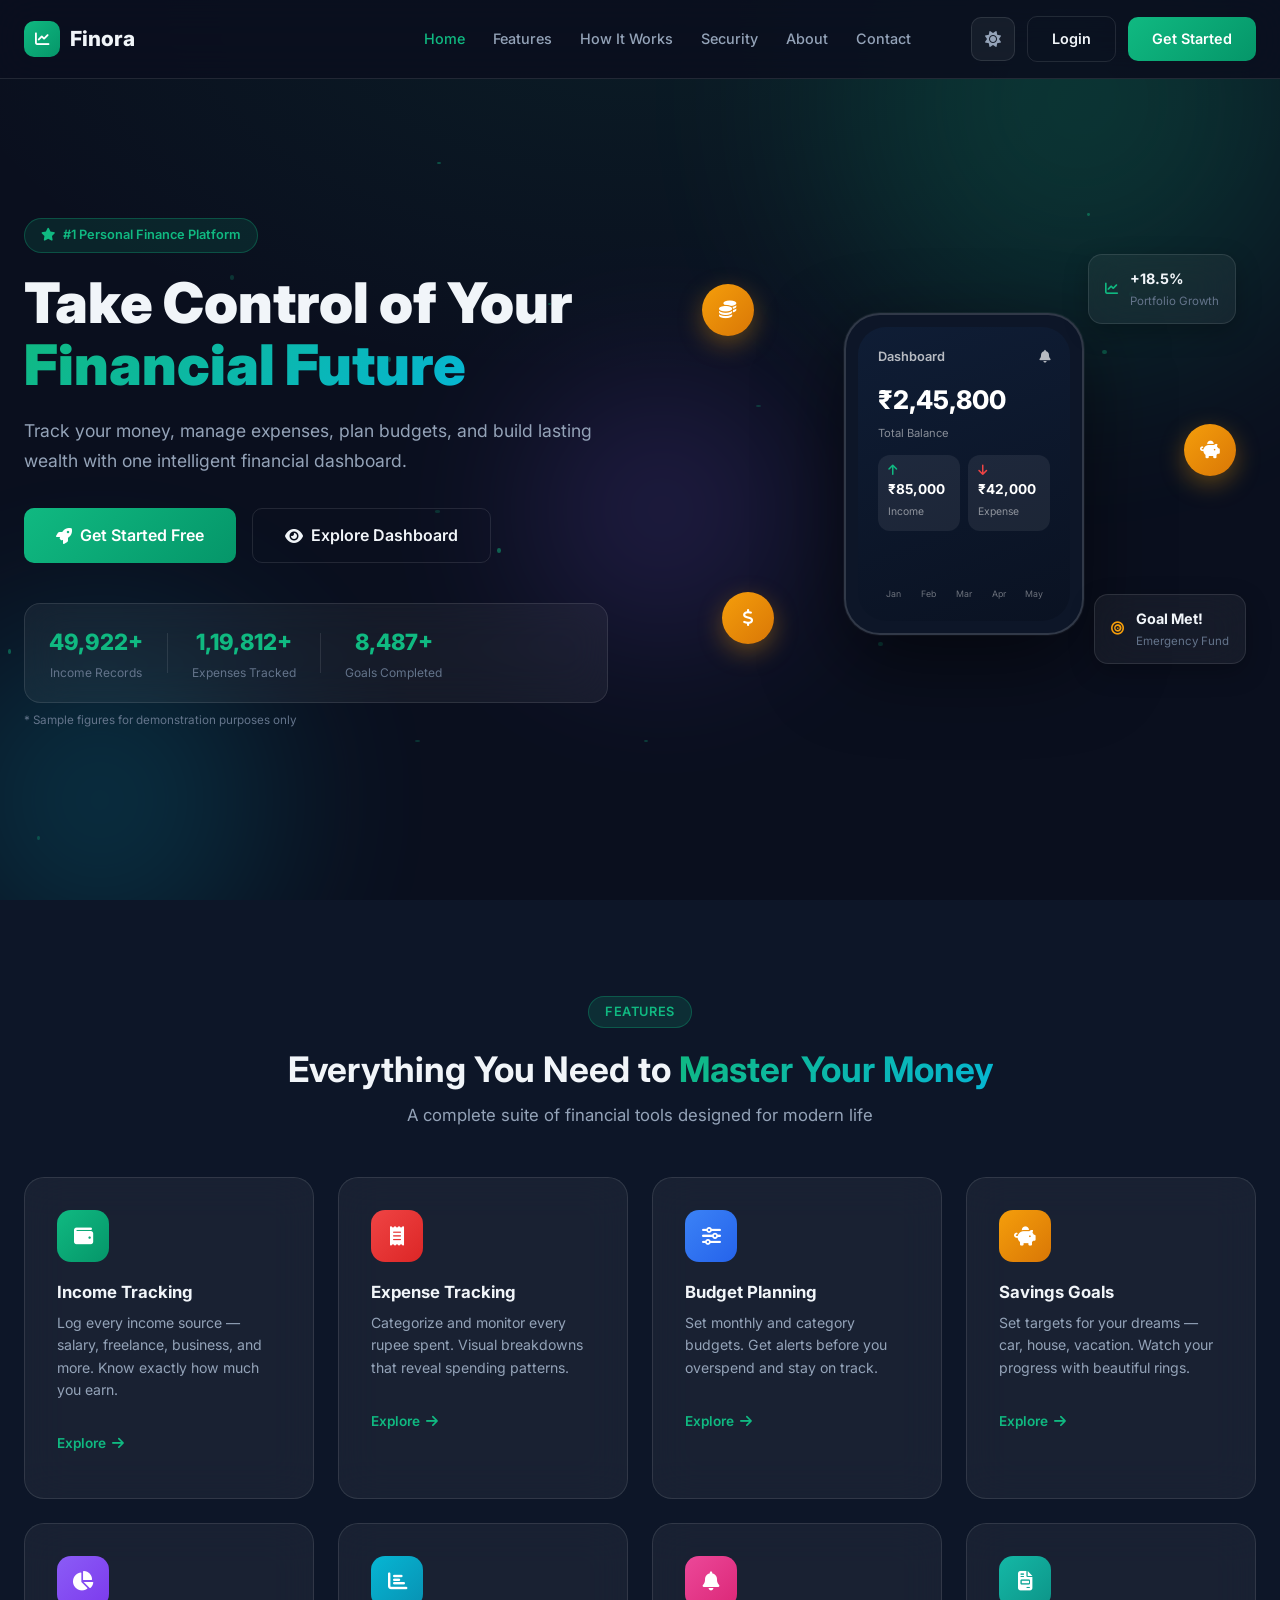
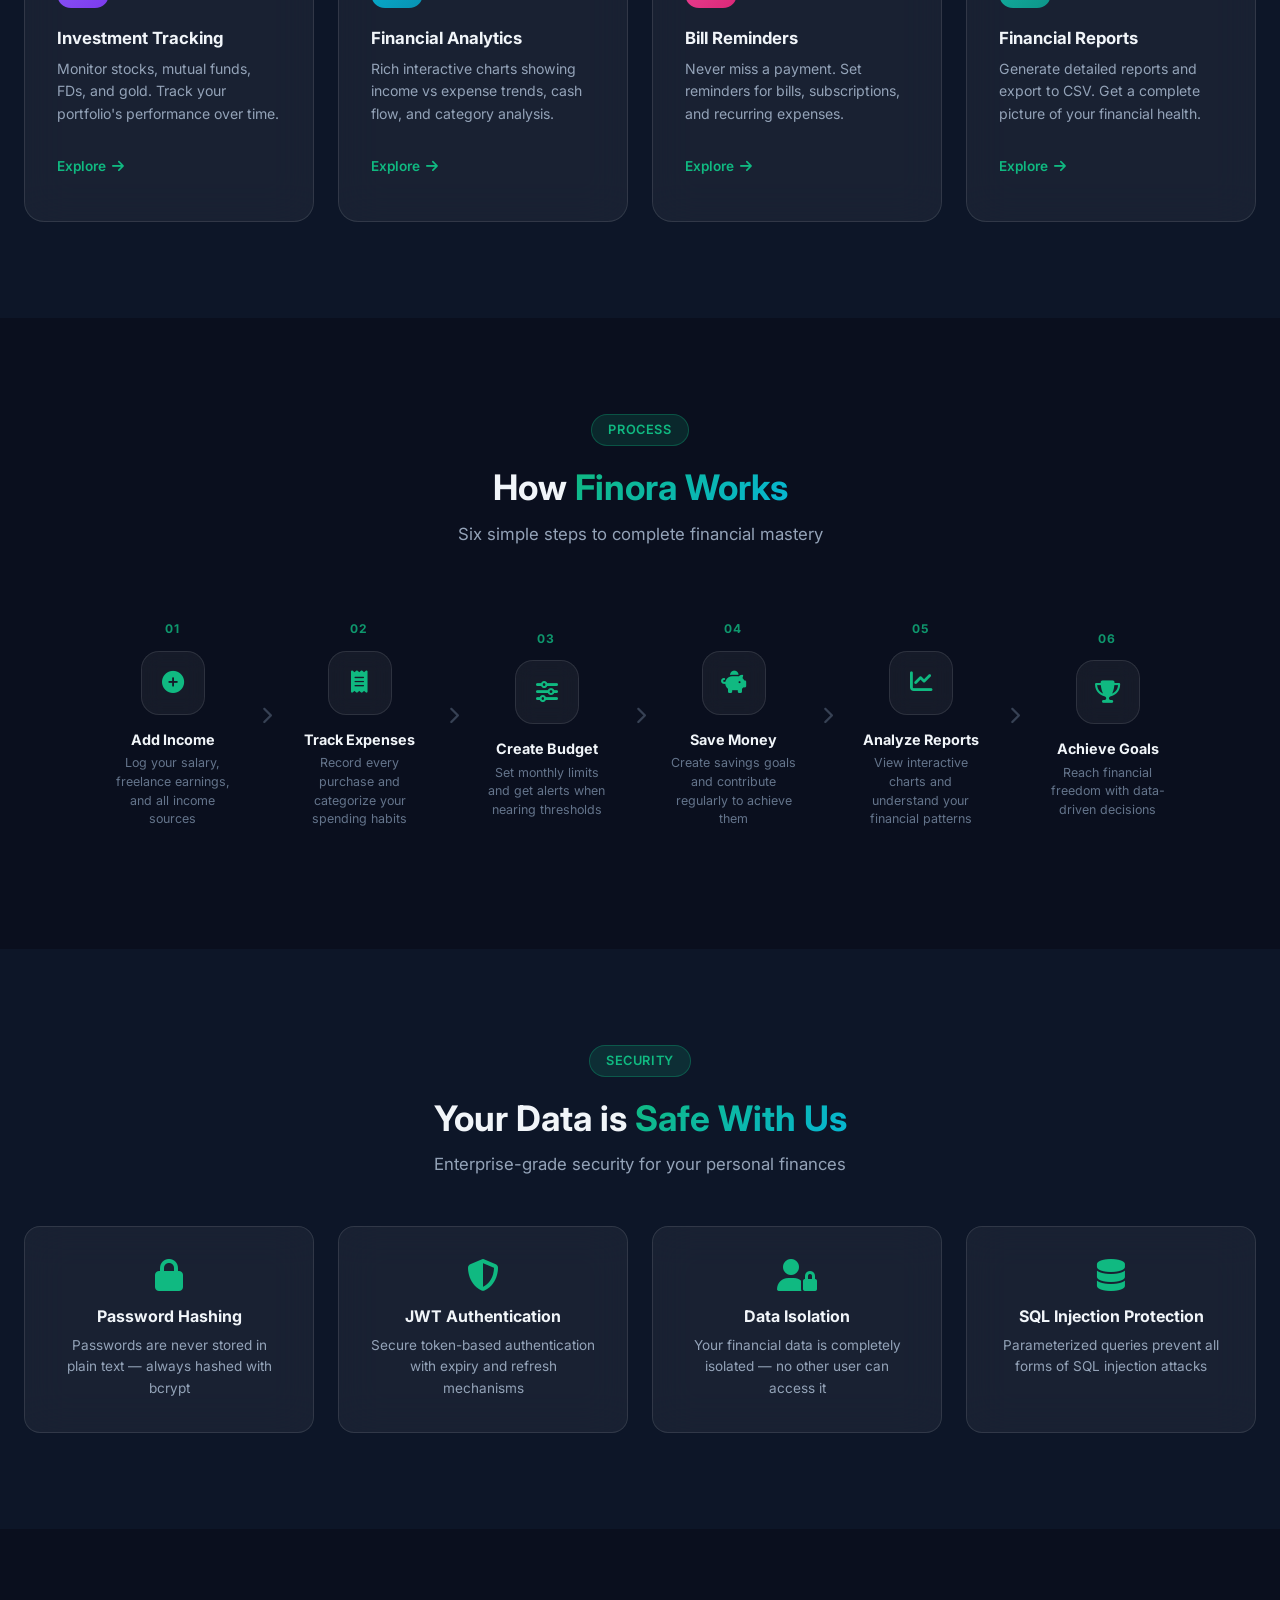
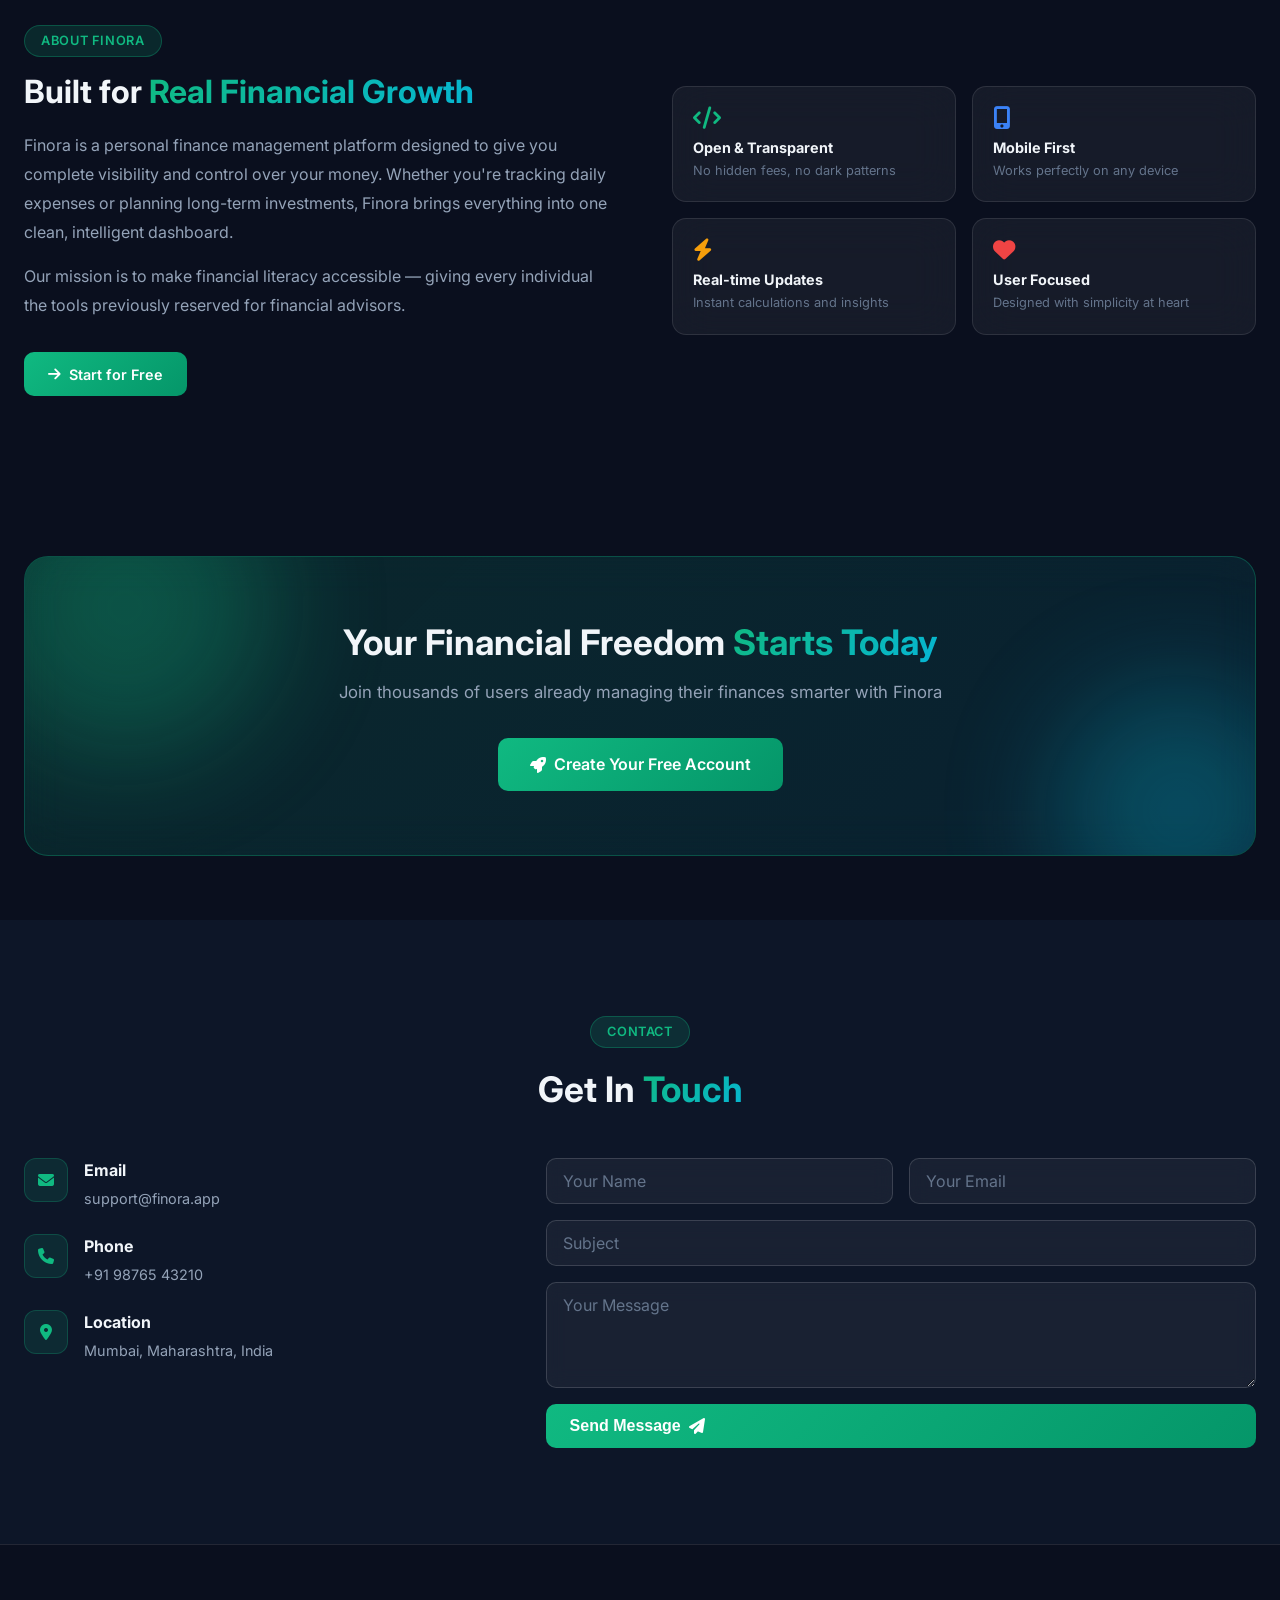
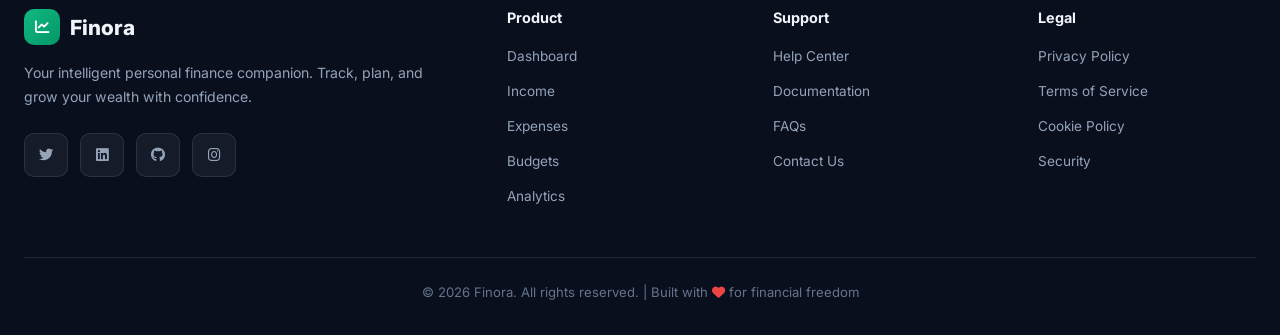
<file: index.html>
<!DOCTYPE html>
<html lang="en" data-theme="dark">
<head>
  <meta charset="UTF-8" />
  <meta name="viewport" content="width=device-width, initial-scale=1.0" />
  <title>Finora — Personal Finance Management</title>
  <link rel="stylesheet" href="css/style.css" />
  <link rel="stylesheet" href="css/landing.css" />
  <link rel="stylesheet" href="css/mobile.css" />
  <link href="https://fonts.googleapis.com/css2?family=Inter:wght@300;400;500;600;700;800;900&display=swap" rel="stylesheet" />
  <link rel="stylesheet" href="https://cdnjs.cloudflare.com/ajax/libs/font-awesome/6.5.0/css/all.min.css" />
</head>
<body>

  <!-- NAVBAR -->
  <nav class="navbar" id="navbar">
    <div class="nav-container">
      <a href="index.html" class="nav-logo">
        <div class="logo-icon"><i class="fas fa-chart-line"></i></div>
        <span>Finora</span>
      </a>
      <ul class="nav-links" id="navLinks">
        <li><a href="#home">Home</a></li>
        <li><a href="#features">Features</a></li>
        <li><a href="#how-it-works">How It Works</a></li>
        <li><a href="#security">Security</a></li>
        <li><a href="#about">About</a></li>
        <li><a href="#contact">Contact</a></li>
      </ul>
      <div class="nav-actions">
        <button class="theme-toggle" id="themeToggle" aria-label="Toggle theme">
          <i class="fas fa-moon" id="themeIcon"></i>
        </button>
        <a href="login.html" class="btn-outline">Login</a>
        <a href="register.html" class="btn-primary">Get Started</a>
      </div>
      <button class="hamburger" id="hamburger" aria-label="Menu">
        <span></span><span></span><span></span>
      </button>
    </div>
  </nav>

  <!-- HERO -->
  <section class="hero" id="home">
    <div class="hero-bg">
      <div class="orb orb-1"></div>
      <div class="orb orb-2"></div>
      <div class="orb orb-3"></div>
      <div class="particles" id="particles"></div>
    </div>
    <div class="hero-content">
      <div class="hero-text">
        <div class="hero-badge"><i class="fas fa-star"></i> #1 Personal Finance Platform</div>
        <h1 class="hero-title">Take Control of Your <span class="gradient-text">Financial Future</span></h1>
        <p class="hero-subtitle">Track your money, manage expenses, plan budgets, and build lasting wealth with one intelligent financial dashboard.</p>
        <div class="hero-buttons">
          <a href="register.html" class="btn-primary btn-lg"><i class="fas fa-rocket"></i> Get Started Free</a>
          <a href="dashboard.html" class="btn-outline btn-lg"><i class="fas fa-eye"></i> Explore Dashboard</a>
        </div>
        <div class="hero-stats">
          <div class="stat-item">
            <span class="stat-number" data-target="50000">0</span><span>+</span>
            <span class="stat-label">Income Records</span>
          </div>
          <div class="stat-divider"></div>
          <div class="stat-item">
            <span class="stat-number" data-target="120000">0</span><span>+</span>
            <span class="stat-label">Expenses Tracked</span>
          </div>
          <div class="stat-divider"></div>
          <div class="stat-item">
            <span class="stat-number" data-target="8500">0</span><span>+</span>
            <span class="stat-label">Goals Completed</span>
          </div>
        </div>
        <p class="stats-note">* Sample figures for demonstration purposes only</p>
      </div>
      <div class="hero-visual">
        <div class="phone-mockup">
          <div class="phone-frame">
            <div class="phone-screen">
              <div class="phone-dashboard">
                <div class="phone-header">
                  <span>Dashboard</span>
                  <i class="fas fa-bell"></i>
                </div>
                <div class="phone-balance">₹2,45,800</div>
                <div class="phone-label">Total Balance</div>
                <div class="phone-cards-row">
                  <div class="phone-mini-card income">
                    <i class="fas fa-arrow-up"></i>
                    <span>₹85,000</span>
                    <small>Income</small>
                  </div>
                  <div class="phone-mini-card expense">
                    <i class="fas fa-arrow-down"></i>
                    <span>₹42,000</span>
                    <small>Expense</small>
                  </div>
                </div>
                <div class="phone-chart-bar">
                  <div class="bar-item"><div class="bar" style="height:60%"></div><span>Jan</span></div>
                  <div class="bar-item"><div class="bar" style="height:80%"></div><span>Feb</span></div>
                  <div class="bar-item"><div class="bar active" style="height:100%"></div><span>Mar</span></div>
                  <div class="bar-item"><div class="bar" style="height:70%"></div><span>Apr</span></div>
                  <div class="bar-item"><div class="bar" style="height:90%"></div><span>May</span></div>
                </div>
              </div>
            </div>
          </div>
        </div>
        <div class="floating-coin coin-1"><i class="fas fa-coins"></i></div>
        <div class="floating-coin coin-2"><i class="fas fa-dollar-sign"></i></div>
        <div class="floating-coin coin-3"><i class="fas fa-piggy-bank"></i></div>
        <div class="floating-card card-float-1">
          <i class="fas fa-chart-line" style="color:#10b981"></i>
          <div><strong>+18.5%</strong><br><small>Portfolio Growth</small></div>
        </div>
        <div class="floating-card card-float-2">
          <i class="fas fa-bullseye" style="color:#f59e0b"></i>
          <div><strong>Goal Met!</strong><br><small>Emergency Fund</small></div>
        </div>
      </div>
    </div>
  </section>

  <!-- FEATURES -->
  <section class="features" id="features">
    <div class="container">
      <div class="section-header">
        <div class="section-badge">Features</div>
        <h2>Everything You Need to <span class="gradient-text">Master Your Money</span></h2>
        <p>A complete suite of financial tools designed for modern life</p>
      </div>
      <div class="features-grid">
        <div class="feature-card" data-href="dashboard.html">
          <div class="feature-icon" style="background:linear-gradient(135deg,#10b981,#059669)"><i class="fas fa-wallet"></i></div>
          <h3>Income Tracking</h3>
          <p>Log every income source — salary, freelance, business, and more. Know exactly how much you earn.</p>
          <a href="dashboard.html" class="feature-link">Explore <i class="fas fa-arrow-right"></i></a>
        </div>
        <div class="feature-card" data-href="dashboard.html">
          <div class="feature-icon" style="background:linear-gradient(135deg,#ef4444,#dc2626)"><i class="fas fa-receipt"></i></div>
          <h3>Expense Tracking</h3>
          <p>Categorize and monitor every rupee spent. Visual breakdowns that reveal spending patterns.</p>
          <a href="dashboard.html" class="feature-link">Explore <i class="fas fa-arrow-right"></i></a>
        </div>
        <div class="feature-card" data-href="dashboard.html">
          <div class="feature-icon" style="background:linear-gradient(135deg,#3b82f6,#2563eb)"><i class="fas fa-sliders-h"></i></div>
          <h3>Budget Planning</h3>
          <p>Set monthly and category budgets. Get alerts before you overspend and stay on track.</p>
          <a href="dashboard.html" class="feature-link">Explore <i class="fas fa-arrow-right"></i></a>
        </div>
        <div class="feature-card" data-href="dashboard.html">
          <div class="feature-icon" style="background:linear-gradient(135deg,#f59e0b,#d97706)"><i class="fas fa-piggy-bank"></i></div>
          <h3>Savings Goals</h3>
          <p>Set targets for your dreams — car, house, vacation. Watch your progress with beautiful rings.</p>
          <a href="dashboard.html" class="feature-link">Explore <i class="fas fa-arrow-right"></i></a>
        </div>
        <div class="feature-card" data-href="dashboard.html">
          <div class="feature-icon" style="background:linear-gradient(135deg,#8b5cf6,#7c3aed)"><i class="fas fa-chart-pie"></i></div>
          <h3>Investment Tracking</h3>
          <p>Monitor stocks, mutual funds, FDs, and gold. Track your portfolio's performance over time.</p>
          <a href="dashboard.html" class="feature-link">Explore <i class="fas fa-arrow-right"></i></a>
        </div>
        <div class="feature-card" data-href="dashboard.html">
          <div class="feature-icon" style="background:linear-gradient(135deg,#06b6d4,#0891b2)"><i class="fas fa-chart-bar"></i></div>
          <h3>Financial Analytics</h3>
          <p>Rich interactive charts showing income vs expense trends, cash flow, and category analysis.</p>
          <a href="dashboard.html" class="feature-link">Explore <i class="fas fa-arrow-right"></i></a>
        </div>
        <div class="feature-card" data-href="dashboard.html">
          <div class="feature-icon" style="background:linear-gradient(135deg,#ec4899,#db2777)"><i class="fas fa-bell"></i></div>
          <h3>Bill Reminders</h3>
          <p>Never miss a payment. Set reminders for bills, subscriptions, and recurring expenses.</p>
          <a href="dashboard.html" class="feature-link">Explore <i class="fas fa-arrow-right"></i></a>
        </div>
        <div class="feature-card" data-href="dashboard.html">
          <div class="feature-icon" style="background:linear-gradient(135deg,#14b8a6,#0d9488)"><i class="fas fa-file-invoice"></i></div>
          <h3>Financial Reports</h3>
          <p>Generate detailed reports and export to CSV. Get a complete picture of your financial health.</p>
          <a href="dashboard.html" class="feature-link">Explore <i class="fas fa-arrow-right"></i></a>
        </div>
      </div>
    </div>
  </section>

  <!-- HOW IT WORKS -->
  <section class="how-it-works" id="how-it-works">
    <div class="container">
      <div class="section-header">
        <div class="section-badge">Process</div>
        <h2>How <span class="gradient-text">Finora Works</span></h2>
        <p>Six simple steps to complete financial mastery</p>
      </div>
      <div class="steps-container">
        <div class="step-item">
          <div class="step-number">01</div>
          <div class="step-icon"><i class="fas fa-plus-circle"></i></div>
          <h3>Add Income</h3>
          <p>Log your salary, freelance earnings, and all income sources</p>
        </div>
        <div class="step-arrow"><i class="fas fa-chevron-right"></i></div>
        <div class="step-item">
          <div class="step-number">02</div>
          <div class="step-icon"><i class="fas fa-receipt"></i></div>
          <h3>Track Expenses</h3>
          <p>Record every purchase and categorize your spending habits</p>
        </div>
        <div class="step-arrow"><i class="fas fa-chevron-right"></i></div>
        <div class="step-item">
          <div class="step-number">03</div>
          <div class="step-icon"><i class="fas fa-sliders-h"></i></div>
          <h3>Create Budget</h3>
          <p>Set monthly limits and get alerts when nearing thresholds</p>
        </div>
        <div class="step-arrow"><i class="fas fa-chevron-right"></i></div>
        <div class="step-item">
          <div class="step-number">04</div>
          <div class="step-icon"><i class="fas fa-piggy-bank"></i></div>
          <h3>Save Money</h3>
          <p>Create savings goals and contribute regularly to achieve them</p>
        </div>
        <div class="step-arrow"><i class="fas fa-chevron-right"></i></div>
        <div class="step-item">
          <div class="step-number">05</div>
          <div class="step-icon"><i class="fas fa-chart-line"></i></div>
          <h3>Analyze Reports</h3>
          <p>View interactive charts and understand your financial patterns</p>
        </div>
        <div class="step-arrow"><i class="fas fa-chevron-right"></i></div>
        <div class="step-item">
          <div class="step-number">06</div>
          <div class="step-icon"><i class="fas fa-trophy"></i></div>
          <h3>Achieve Goals</h3>
          <p>Reach financial freedom with data-driven decisions</p>
        </div>
      </div>
    </div>
  </section>

  <!-- SECURITY -->
  <section class="security-section" id="security">
    <div class="container">
      <div class="section-header">
        <div class="section-badge">Security</div>
        <h2>Your Data is <span class="gradient-text">Safe With Us</span></h2>
        <p>Enterprise-grade security for your personal finances</p>
      </div>
      <div class="security-grid">
        <div class="security-card">
          <i class="fas fa-lock"></i>
          <h3>Password Hashing</h3>
          <p>Passwords are never stored in plain text — always hashed with bcrypt</p>
        </div>
        <div class="security-card">
          <i class="fas fa-shield-alt"></i>
          <h3>JWT Authentication</h3>
          <p>Secure token-based authentication with expiry and refresh mechanisms</p>
        </div>
        <div class="security-card">
          <i class="fas fa-user-lock"></i>
          <h3>Data Isolation</h3>
          <p>Your financial data is completely isolated — no other user can access it</p>
        </div>
        <div class="security-card">
          <i class="fas fa-database"></i>
          <h3>SQL Injection Protection</h3>
          <p>Parameterized queries prevent all forms of SQL injection attacks</p>
        </div>
      </div>
    </div>
  </section>

  <!-- ABOUT -->
  <section class="about-section" id="about">
    <div class="container">
      <div class="about-content">
        <div class="about-text">
          <div class="section-badge">About Finora</div>
          <h2>Built for <span class="gradient-text">Real Financial Growth</span></h2>
          <p>Finora is a personal finance management platform designed to give you complete visibility and control over your money. Whether you're tracking daily expenses or planning long-term investments, Finora brings everything into one clean, intelligent dashboard.</p>
          <p>Our mission is to make financial literacy accessible — giving every individual the tools previously reserved for financial advisors.</p>
          <a href="register.html" class="btn-primary"><i class="fas fa-arrow-right"></i> Start for Free</a>
        </div>
        <div class="about-cards">
          <div class="about-card">
            <i class="fas fa-code" style="color:#10b981"></i>
            <h4>Open & Transparent</h4>
            <p>No hidden fees, no dark patterns</p>
          </div>
          <div class="about-card">
            <i class="fas fa-mobile-alt" style="color:#3b82f6"></i>
            <h4>Mobile First</h4>
            <p>Works perfectly on any device</p>
          </div>
          <div class="about-card">
            <i class="fas fa-bolt" style="color:#f59e0b"></i>
            <h4>Real-time Updates</h4>
            <p>Instant calculations and insights</p>
          </div>
          <div class="about-card">
            <i class="fas fa-heart" style="color:#ef4444"></i>
            <h4>User Focused</h4>
            <p>Designed with simplicity at heart</p>
          </div>
        </div>
      </div>
    </div>
  </section>

  <!-- CTA -->
  <section class="cta-section">
    <div class="container">
      <div class="cta-card">
        <div class="cta-orb cta-orb-1"></div>
        <div class="cta-orb cta-orb-2"></div>
        <div class="cta-content">
          <h2>Your Financial Freedom <span class="gradient-text">Starts Today</span></h2>
          <p>Join thousands of users already managing their finances smarter with Finora</p>
          <a href="register.html" class="btn-primary btn-lg"><i class="fas fa-rocket"></i> Create Your Free Account</a>
        </div>
      </div>
    </div>
  </section>

  <!-- CONTACT -->
  <section class="contact-section" id="contact">
    <div class="container">
      <div class="section-header">
        <div class="section-badge">Contact</div>
        <h2>Get In <span class="gradient-text">Touch</span></h2>
      </div>
      <div class="contact-grid">
        <div class="contact-info">
          <div class="contact-item">
            <i class="fas fa-envelope"></i>
            <div><strong>Email</strong><p>support@finora.app</p></div>
          </div>
          <div class="contact-item">
            <i class="fas fa-phone"></i>
            <div><strong>Phone</strong><p>+91 98765 43210</p></div>
          </div>
          <div class="contact-item">
            <i class="fas fa-map-marker-alt"></i>
            <div><strong>Location</strong><p>Mumbai, Maharashtra, India</p></div>
          </div>
        </div>
        <form class="contact-form" id="contactForm">
          <div class="form-row">
            <input type="text" placeholder="Your Name" class="form-input" required />
            <input type="email" placeholder="Your Email" class="form-input" required />
          </div>
          <input type="text" placeholder="Subject" class="form-input" required />
          <textarea placeholder="Your Message" class="form-input" rows="4" required></textarea>
          <button type="submit" class="btn-primary">Send Message <i class="fas fa-paper-plane"></i></button>
        </form>
      </div>
    </div>
  </section>

  <!-- FOOTER -->
  <footer class="footer">
    <div class="container">
      <div class="footer-grid">
        <div class="footer-brand">
          <div class="nav-logo">
            <div class="logo-icon"><i class="fas fa-chart-line"></i></div>
            <span>Finora</span>
          </div>
          <p>Your intelligent personal finance companion. Track, plan, and grow your wealth with confidence.</p>
          <div class="social-links">
            <a href="#" aria-label="Twitter"><i class="fab fa-twitter"></i></a>
            <a href="#" aria-label="LinkedIn"><i class="fab fa-linkedin"></i></a>
            <a href="#" aria-label="GitHub"><i class="fab fa-github"></i></a>
            <a href="#" aria-label="Instagram"><i class="fab fa-instagram"></i></a>
          </div>
        </div>
        <div class="footer-col">
          <h4>Product</h4>
          <ul>
            <li><a href="dashboard.html">Dashboard</a></li>
            <li><a href="dashboard.html">Income</a></li>
            <li><a href="dashboard.html">Expenses</a></li>
            <li><a href="dashboard.html">Budgets</a></li>
            <li><a href="dashboard.html">Analytics</a></li>
          </ul>
        </div>
        <div class="footer-col">
          <h4>Support</h4>
          <ul>
            <li><a href="#">Help Center</a></li>
            <li><a href="#">Documentation</a></li>
            <li><a href="#">FAQs</a></li>
            <li><a href="#contact">Contact Us</a></li>
          </ul>
        </div>
        <div class="footer-col">
          <h4>Legal</h4>
          <ul>
            <li><a href="#">Privacy Policy</a></li>
            <li><a href="#">Terms of Service</a></li>
            <li><a href="#">Cookie Policy</a></li>
            <li><a href="#">Security</a></li>
          </ul>
        </div>
      </div>
      <div class="footer-bottom">
        <p>© 2026 Finora. All rights reserved. | Built with <i class="fas fa-heart" style="color:#ef4444"></i> for financial freedom</p>
      </div>
    </div>
  </footer>

  <script src="js/theme.js"></script>
  <script src="js/landing.js"></script>
</body>
</html>
</file>
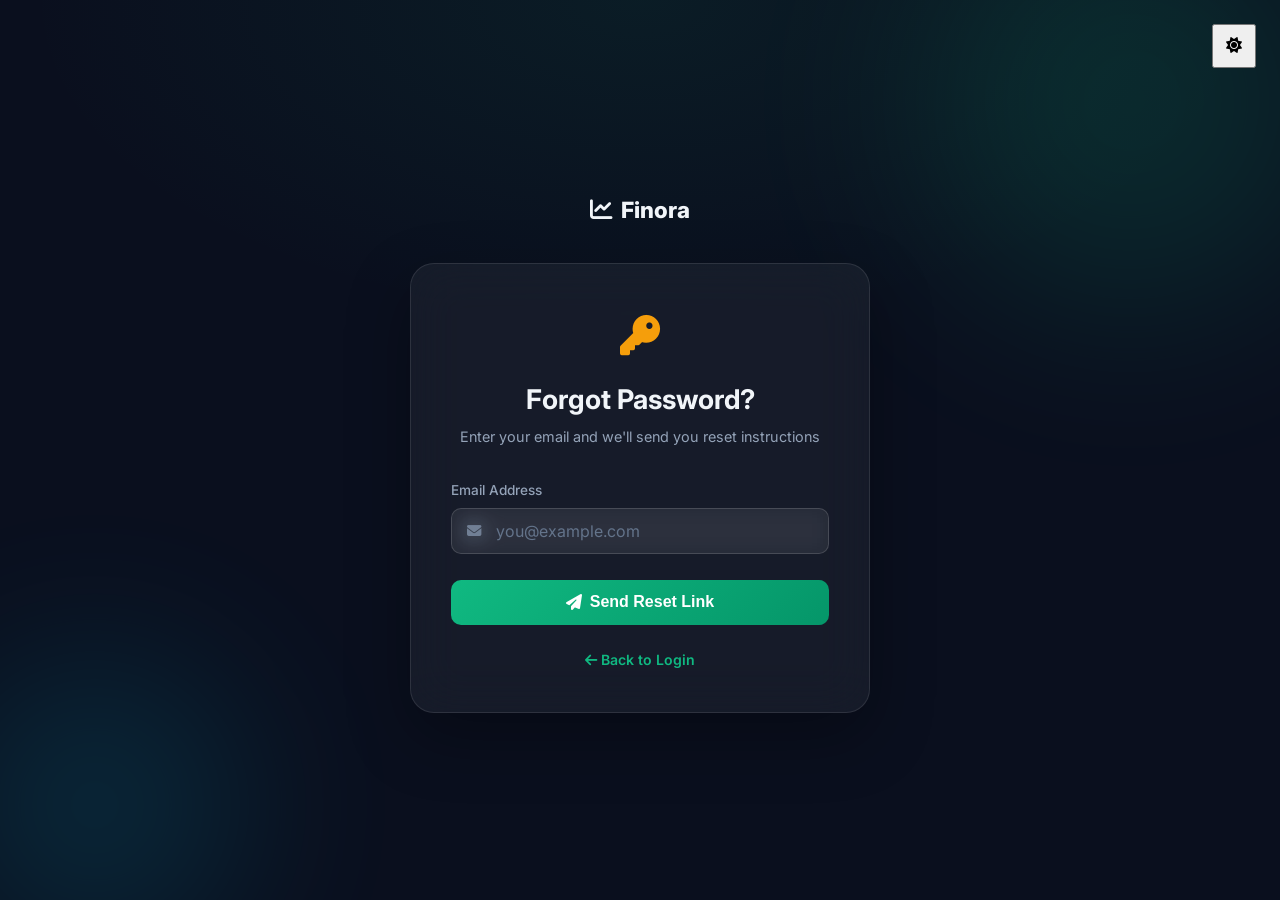
<file: forgot-password.html>
<!DOCTYPE html>
<html lang="en" data-theme="dark">
<head>
  <meta charset="UTF-8" />
  <meta name="viewport" content="width=device-width, initial-scale=1.0" />
  <title>Forgot Password — Finora</title>
  <link rel="stylesheet" href="css/style.css" />
  <link rel="stylesheet" href="css/auth.css" />
  <link rel="stylesheet" href="css/mobile.css" />
  <link href="https://fonts.googleapis.com/css2?family=Inter:wght@400;500;600;700;800&display=swap" rel="stylesheet" />
  <link rel="stylesheet" href="https://cdnjs.cloudflare.com/ajax/libs/font-awesome/6.5.0/css/all.min.css" />
</head>
<body>
  <div class="auth-page">
    <div class="auth-bg"><div class="orb orb-1"></div><div class="orb orb-2"></div></div>
    <button class="theme-toggle theme-toggle-auth" id="themeToggle"><i class="fas fa-moon" id="themeIcon"></i></button>
    <div class="auth-container">
      <a href="index.html" class="auth-logo"><div class="logo-icon"><i class="fas fa-chart-line"></i></div>Finora</a>
      <div class="auth-card">
        <div class="auth-header">
          <div style="font-size:2.5rem;margin-bottom:1rem"><i class="fas fa-key" style="color:var(--accent-gold)"></i></div>
          <h1>Forgot Password?</h1>
          <p>Enter your email and we'll send you reset instructions</p>
        </div>
        <div id="successState" style="display:none;text-align:center;padding:1rem 0">
          <div style="font-size:2.5rem;margin-bottom:1rem"><i class="fas fa-check-circle" style="color:var(--accent-green)"></i></div>
          <h3 style="margin-bottom:0.5rem">Reset Link Sent!</h3>
          <p style="color:var(--text-secondary);font-size:0.9rem;margin-bottom:1.5rem">In this demo, click the button below to proceed to the reset password page.</p>
          <a href="reset-password.html" class="btn-primary" style="width:100%;justify-content:center;margin-bottom:0.75rem">Reset Password</a>
          <a href="login.html" class="btn-outline" style="width:100%;justify-content:center">Back to Login</a>
        </div>
        <form class="auth-form" id="forgotForm" novalidate>
          <div class="input-group" id="emailGroup">
            <label for="email">Email Address</label>
            <div class="input-wrapper">
              <i class="fas fa-envelope input-icon"></i>
              <input type="email" id="email" class="form-input" placeholder="you@example.com" />
            </div>
            <span class="field-error" id="emailError">Please enter a valid email</span>
          </div>
          <button type="submit" class="btn-primary auth-submit" id="submitBtn">
            <i class="fas fa-paper-plane"></i> Send Reset Link
          </button>
        </form>
        <div class="auth-footer"><a href="login.html"><i class="fas fa-arrow-left"></i> Back to Login</a></div>
      </div>
    </div>
  </div>
  <script src="js/theme.js"></script>
  <script>
    document.getElementById('forgotForm').addEventListener('submit', function(e) {
      e.preventDefault();
      const email = document.getElementById('email').value.trim();
      const emailGroup = document.getElementById('emailGroup');
      emailGroup.classList.remove('has-error');
      if (!email || !/\S+@\S+\.\S+/.test(email)) { emailGroup.classList.add('has-error'); return; }
      const btn = document.getElementById('submitBtn');
      btn.innerHTML = '<i class="fas fa-spinner fa-spin"></i> Sending...';
      btn.disabled = true;
      setTimeout(() => {
        document.getElementById('forgotForm').style.display = 'none';
        document.getElementById('successState').style.display = 'block';
      }, 1200);
    });
  </script>
</body>
</html>
</file>
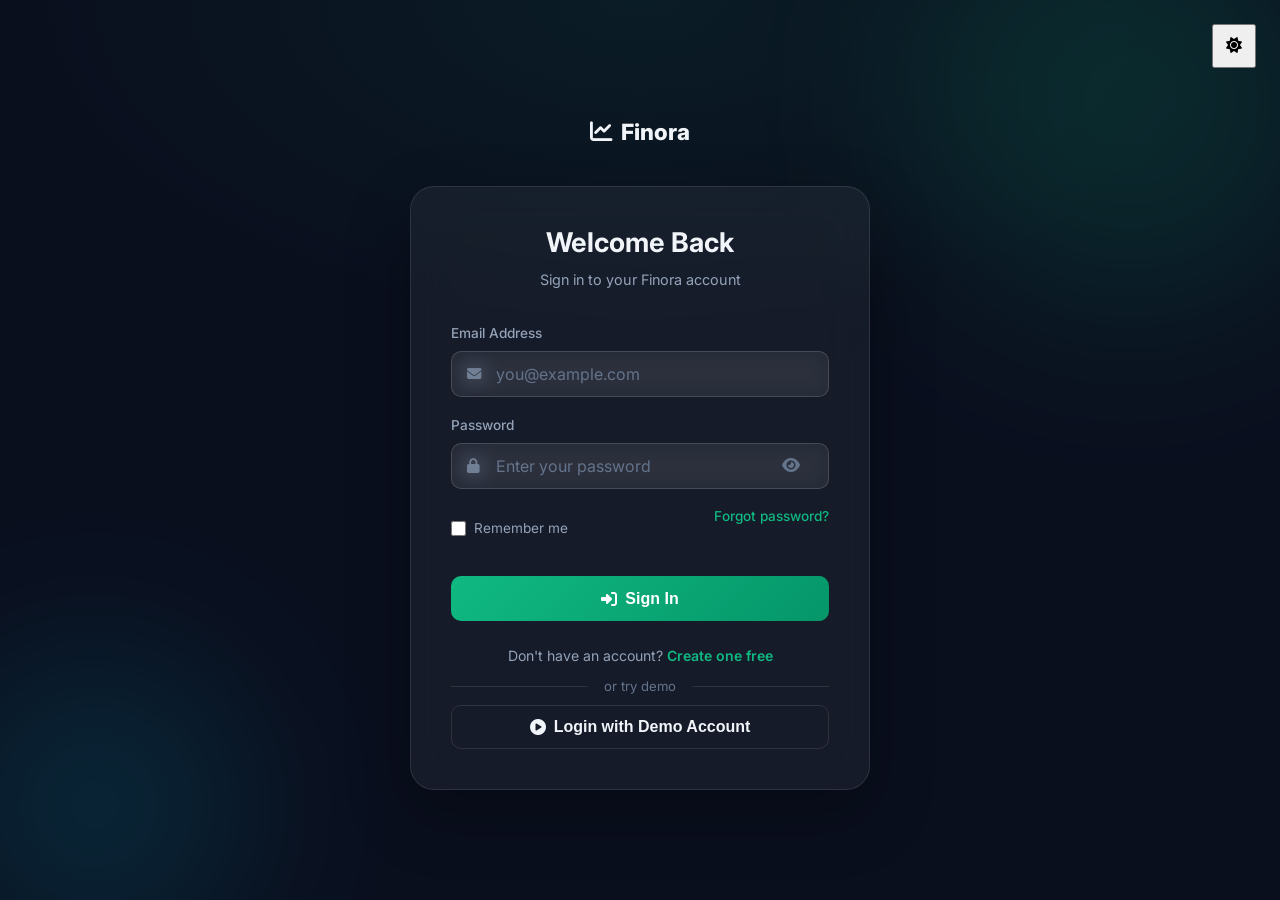
<file: login.html>
<!DOCTYPE html>
<html lang="en" data-theme="dark">
<head>
  <meta charset="UTF-8" />
  <meta name="viewport" content="width=device-width, initial-scale=1.0" />
  <title>Login — Finora</title>
  <link rel="stylesheet" href="css/style.css" />
  <link rel="stylesheet" href="css/auth.css" />
  <link rel="stylesheet" href="css/mobile.css" />
  <link href="https://fonts.googleapis.com/css2?family=Inter:wght@300;400;500;600;700;800&display=swap" rel="stylesheet" />
  <link rel="stylesheet" href="https://cdnjs.cloudflare.com/ajax/libs/font-awesome/6.5.0/css/all.min.css" />
</head>
<body>
  <div class="auth-page">
    <div class="auth-bg">
      <div class="orb orb-1"></div>
      <div class="orb orb-2"></div>
    </div>

    <button class="theme-toggle theme-toggle-auth" id="themeToggle" aria-label="Toggle theme">
      <i class="fas fa-moon" id="themeIcon"></i>
    </button>

    <div class="auth-container">
      <a href="index.html" class="auth-logo">
        <div class="logo-icon"><i class="fas fa-chart-line"></i></div>
        Finora
      </a>

      <div class="auth-card">
        <div class="auth-header">
          <h1>Welcome Back</h1>
          <p>Sign in to your Finora account</p>
        </div>

        <div class="auth-error-banner" id="errorBanner">
          <i class="fas fa-exclamation-circle"></i>
          <span id="errorMsg">Invalid email or password</span>
        </div>

        <form class="auth-form" id="loginForm" novalidate>
          <div class="input-group" id="emailGroup">
            <label for="email">Email Address</label>
            <div class="input-wrapper">
              <i class="fas fa-envelope input-icon"></i>
              <input type="email" id="email" class="form-input" placeholder="you@example.com" autocomplete="email" />
            </div>
            <span class="field-error" id="emailError">Please enter a valid email address</span>
          </div>

          <div class="input-group" id="passwordGroup">
            <label for="password">Password</label>
            <div class="input-wrapper">
              <i class="fas fa-lock input-icon"></i>
              <input type="password" id="password" class="form-input" placeholder="Enter your password" autocomplete="current-password" />
              <button type="button" class="input-toggle" id="togglePwd" aria-label="Toggle password visibility">
                <i class="fas fa-eye"></i>
              </button>
            </div>
            <span class="field-error" id="passwordError">Password is required</span>
          </div>

          <div class="form-options">
            <label class="checkbox-label">
              <input type="checkbox" id="rememberMe" />
              Remember me
            </label>
            <a href="forgot-password.html" class="forgot-link">Forgot password?</a>
          </div>

          <button type="submit" class="btn-primary auth-submit" id="submitBtn">
            <i class="fas fa-sign-in-alt"></i> Sign In
          </button>
        </form>

        <div class="auth-footer">
          Don't have an account? <a href="register.html">Create one free</a>
        </div>

        <div class="auth-divider">or try demo</div>
        <button type="button" class="btn-outline" style="width:100%;justify-content:center;" id="demoBtn">
          <i class="fas fa-play-circle"></i> Login with Demo Account
        </button>
      </div>
    </div>
  </div>

  <script src="js/theme.js"></script>
  <script src="js/auth.js"></script>
  <script>
    document.getElementById('loginForm').addEventListener('submit', function(e) {
      e.preventDefault();
      handleLogin();
    });
    document.getElementById('demoBtn').addEventListener('click', function() {
      document.getElementById('email').value = 'demo@finora.app';
      document.getElementById('password').value = 'Demo@1234';
      handleLogin();
    });
    document.getElementById('togglePwd').addEventListener('click', function() {
      const pwd = document.getElementById('password');
      const icon = this.querySelector('i');
      if (pwd.type === 'password') { pwd.type = 'text'; icon.className = 'fas fa-eye-slash'; }
      else { pwd.type = 'password'; icon.className = 'fas fa-eye'; }
    });

    function handleLogin() {
      const email = document.getElementById('email').value.trim();
      const password = document.getElementById('password').value;
      const emailGroup = document.getElementById('emailGroup');
      const passwordGroup = document.getElementById('passwordGroup');
      const errorBanner = document.getElementById('errorBanner');
      let valid = true;

      emailGroup.classList.remove('has-error');
      passwordGroup.classList.remove('has-error');
      errorBanner.classList.remove('show');

      if (!email || !/\S+@\S+\.\S+/.test(email)) {
        emailGroup.classList.add('has-error');
        valid = false;
      }
      if (!password) {
        passwordGroup.classList.add('has-error');
        valid = false;
      }
      if (!valid) return;

      const btn = document.getElementById('submitBtn');
      btn.classList.add('loading');
      btn.innerHTML = '<i class="fas fa-spinner fa-spin"></i> Signing in...';

      setTimeout(() => {
        // Accept any email/password OR demo credentials
        const users = JSON.parse(localStorage.getItem('finora_users') || '[]');
        const demoUser = { id: 'demo', name: 'Demo User', email: 'demo@finora.app', password: 'Demo@1234', currency: 'INR', avatar: 'DU' };
        const allUsers = [...users, demoUser];
        const user = allUsers.find(u => u.email === email && u.password === password);
        if (user) {
          localStorage.setItem('finora_current_user', JSON.stringify({ id: user.id, name: user.name, email: user.email, currency: user.currency || 'INR', avatar: user.avatar || user.name.substring(0,2).toUpperCase() }));
          window.location.href = 'dashboard.html';
        } else {
          btn.classList.remove('loading');
          btn.innerHTML = '<i class="fas fa-sign-in-alt"></i> Sign In';
          errorBanner.classList.add('show');
          document.getElementById('errorMsg').textContent = 'Invalid email or password. Try demo account.';
        }
      }, 900);
    }
  </script>
</body>
</html>
</file>
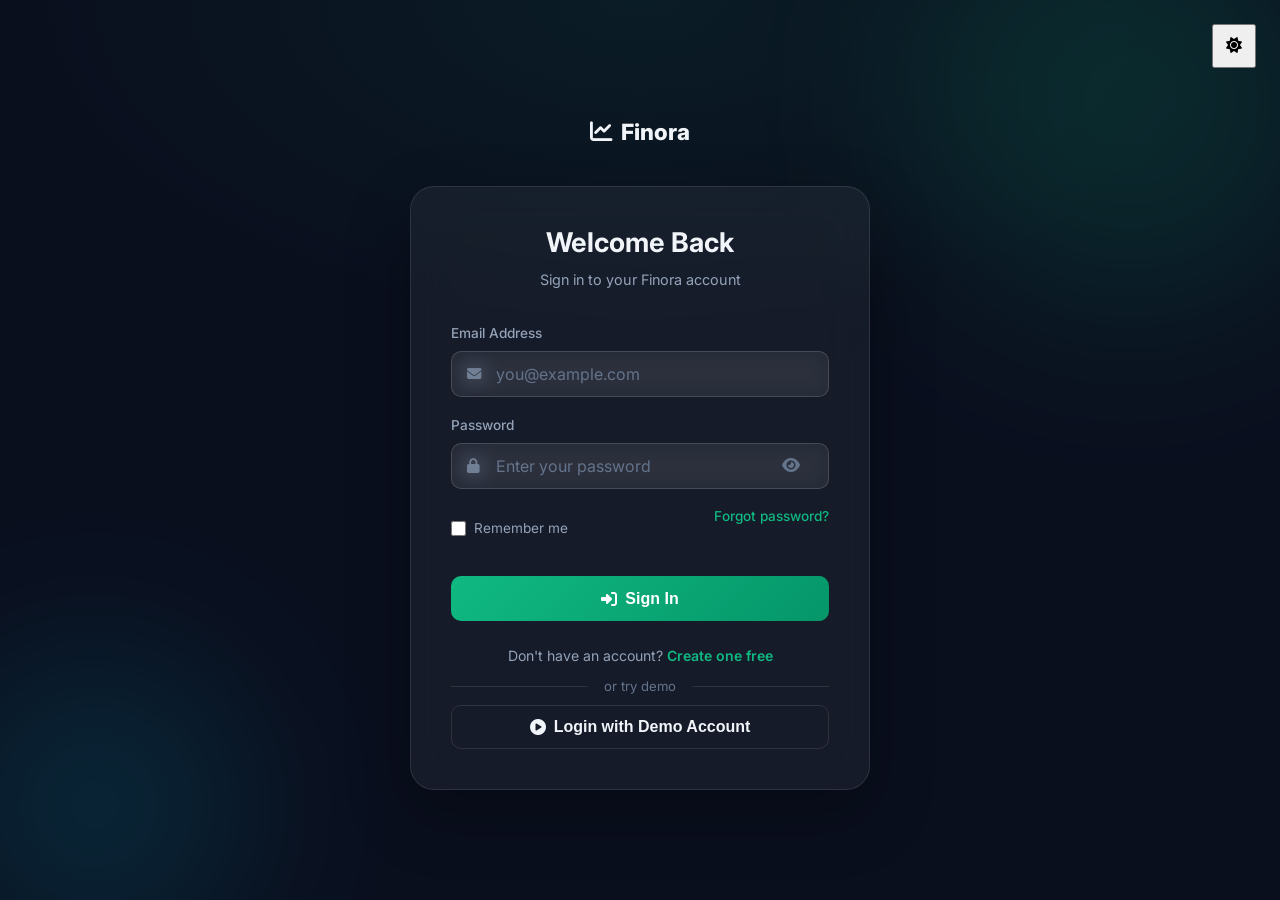
<file: profile.html>
<!DOCTYPE html>
<html lang="en" data-theme="dark">
<head>
  <meta charset="UTF-8" />
  <meta name="viewport" content="width=device-width, initial-scale=1.0" />
  <title>My Profile — Finora</title>
  <link rel="stylesheet" href="css/style.css" />
  <link rel="stylesheet" href="css/auth.css" />
  <link rel="stylesheet" href="css/dashboard.css" />
  <link rel="stylesheet" href="css/mobile.css" />
  <link href="https://fonts.googleapis.com/css2?family=Inter:wght@300;400;500;600;700;800&display=swap" rel="stylesheet" />
  <link rel="stylesheet" href="https://cdnjs.cloudflare.com/ajax/libs/font-awesome/6.5.0/css/all.min.css" />
  <style>
    body { background: var(--bg-primary); }
    .profile-page { min-height: 100vh; padding: 2rem 1.5rem; }
    .profile-topbar {
      display: flex; align-items: center; justify-content: space-between;
      max-width: 800px; margin: 0 auto 2rem;
    }
    .profile-topbar a { color: var(--text-secondary); display: flex; align-items: center; gap: 0.5rem; font-size: 0.9rem; }
    .profile-topbar a:hover { color: var(--accent-green); }
    .profile-container { max-width: 800px; margin: 0 auto; display: flex; flex-direction: column; gap: 1.5rem; }
    .profile-header-card {
      background: var(--glass-bg); backdrop-filter: blur(20px);
      border: 1px solid var(--glass-border); border-radius: 20px;
      padding: 2rem; display: flex; align-items: center; gap: 1.5rem;
      position: relative; overflow: hidden;
    }
    .profile-header-card::before {
      content: ''; position: absolute; top: -40px; right: -40px;
      width: 180px; height: 180px;
      background: radial-gradient(circle, rgba(16,185,129,0.12), transparent);
      border-radius: 50%;
    }
    .profile-avatar-large {
      width: 80px; height: 80px;
      background: linear-gradient(135deg, #10b981, #06b6d4);
      border-radius: 20px; display: flex; align-items: center; justify-content: center;
      font-size: 1.8rem; font-weight: 800; color: #fff; flex-shrink: 0;
    }
    .profile-header-info h2 { font-size: 1.4rem; margin-bottom: 0.25rem; }
    .profile-header-info p { color: var(--text-secondary); font-size: 0.88rem; }
    .profile-meta { display: flex; gap: 1rem; margin-top: 0.75rem; flex-wrap: wrap; }
    .profile-meta span {
      display: flex; align-items: center; gap: 0.4rem;
      font-size: 0.78rem; color: var(--text-muted);
      background: rgba(255,255,255,0.05); border: 1px solid var(--border-color);
      padding: 0.25rem 0.75rem; border-radius: 100px;
    }
    .profile-meta span i { color: var(--accent-green); }
    .profile-stats { display: grid; grid-template-columns: repeat(auto-fit, minmax(160px, 1fr)); gap: 1rem; }
    .profile-stat {
      background: var(--glass-bg); border: 1px solid var(--glass-border);
      border-radius: 14px; padding: 1.25rem; backdrop-filter: blur(20px); text-align: center;
    }
    .profile-stat .val { font-size: 1.4rem; font-weight: 800; color: var(--accent-green); }
    .profile-stat .lbl { font-size: 0.78rem; color: var(--text-muted); margin-top: 0.3rem; }
    .profile-section-card {
      background: var(--glass-bg); border: 1px solid var(--glass-border);
      border-radius: 20px; padding: 2rem; backdrop-filter: blur(20px);
    }
    .profile-section-card h3 { font-size: 1rem; margin-bottom: 1.5rem; display: flex; align-items: center; gap: 0.6rem; }
    .profile-section-card h3 i { color: var(--accent-green); }
    .form-grid-2 { display: grid; grid-template-columns: 1fr 1fr; gap: 1rem; }
    @media (max-width: 600px) {
      .form-grid-2 { grid-template-columns: 1fr; }
      .profile-header-card { flex-direction: column; text-align: center; }
      .profile-meta { justify-content: center; }
    }
  </style>
</head>
<body>
  <div class="profile-page">
    <div class="profile-topbar">
      <a href="dashboard.html"><i class="fas fa-arrow-left"></i> Back to Dashboard</a>
      <button class="theme-toggle" id="themeToggle" style="background:var(--glass-bg);border:1px solid var(--glass-border);color:var(--text-secondary);width:38px;height:38px;border-radius:10px;cursor:pointer;font-size:0.9rem;display:flex;align-items:center;justify-content:center;">
        <i class="fas fa-moon" id="themeIcon"></i>
      </button>
    </div>

    <div class="profile-container">
      <!-- Header -->
      <div class="profile-header-card">
        <div class="profile-avatar-large" id="profileAvatarLarge">DU</div>
        <div class="profile-header-info">
          <h2 id="profileDisplayName">Demo User</h2>
          <p id="profileDisplayEmail">demo@finora.app</p>
          <div class="profile-meta">
            <span><i class="fas fa-calendar-alt"></i> Member since <span id="memberSince">2026</span></span>
            <span><i class="fas fa-rupee-sign"></i> Currency: <span id="profileCurrencyDisplay">INR</span></span>
          </div>
        </div>
      </div>

      <!-- Stats -->
      <div class="profile-stats" id="profileStatsRow"></div>

      <!-- Edit Profile -->
      <div class="profile-section-card">
        <h3><i class="fas fa-user-edit"></i> Edit Profile</h3>
        <div class="modal-form">
          <div class="form-grid-2">
            <div class="form-group">
              <label>Full Name</label>
              <input type="text" class="form-input" id="editName" />
            </div>
            <div class="form-group">
              <label>Email Address</label>
              <input type="email" class="form-input" id="editEmail" />
            </div>
          </div>
          <div class="form-group">
            <label>Currency Preference</label>
            <select class="form-input" id="editCurrency">
              <option value="INR">₹ Indian Rupee (INR)</option>
              <option value="USD">$ US Dollar (USD)</option>
              <option value="EUR">€ Euro (EUR)</option>
              <option value="GBP">£ British Pound (GBP)</option>
            </select>
          </div>
          <button class="btn-primary" onclick="saveProfileChanges()">
            <i class="fas fa-save"></i> Save Changes
          </button>
        </div>
      </div>

      <!-- Change Password -->
      <div class="profile-section-card">
        <h3><i class="fas fa-lock"></i> Change Password</h3>
        <div class="modal-form">
          <div class="form-group">
            <label>Current Password</label>
            <input type="password" class="form-input" id="currentPwd" placeholder="Enter current password" />
          </div>
          <div class="form-grid-2">
            <div class="form-group">
              <label>New Password</label>
              <input type="password" class="form-input" id="newPwd" placeholder="Min 8 characters" />
            </div>
            <div class="form-group">
              <label>Confirm Password</label>
              <input type="password" class="form-input" id="confirmPwd" placeholder="Repeat new password" />
            </div>
          </div>
          <div id="pwdError" style="color:var(--accent-red);font-size:0.85rem;display:none"></div>
          <button class="btn-primary" onclick="changePassword()">
            <i class="fas fa-shield-alt"></i> Update Password
          </button>
        </div>
      </div>

      <!-- Danger Zone -->
      <div class="profile-section-card" style="border-color:rgba(239,68,68,0.2)">
        <h3><i class="fas fa-exclamation-triangle" style="color:var(--accent-red)"></i> Danger Zone</h3>
        <p style="color:var(--text-secondary);font-size:0.88rem;margin-bottom:1.25rem">These actions permanently affect your account data.</p>
        <div style="display:flex;gap:1rem;flex-wrap:wrap">
          <button class="btn-danger" onclick="if(confirm('Clear ALL your financial data? This cannot be undone.')) { clearAllData(); }">
            <i class="fas fa-trash-alt"></i> Clear All Data
          </button>
          <button class="btn-outline" style="border-color:rgba(239,68,68,0.4);color:var(--accent-red)" onclick="logoutUser()">
            <i class="fas fa-sign-out-alt"></i> Sign Out
          </button>
        </div>
      </div>
    </div>
  </div>

  <!-- Toast -->
  <div class="toast" id="toast">
    <span class="toast-icon" id="toastIcon"><i class="fas fa-check-circle"></i></span>
    <span class="toast-message" id="toastMsg">Done</span>
  </div>

  <script src="js/theme.js"></script>
  <script src="js/auth.js"></script>
  <script src="js/data.js"></script>
  <script>
    document.addEventListener('DOMContentLoaded', function() {
      const user = DB.getUser();
      if (!user) { window.location.href = 'login.html'; return; }

      // Header info
      const avatar = (user.avatar || user.name.substring(0,2)).toUpperCase();
      document.getElementById('profileAvatarLarge').textContent = avatar;
      document.getElementById('profileDisplayName').textContent = user.name;
      document.getElementById('profileDisplayEmail').textContent = user.email;
      document.getElementById('profileCurrencyDisplay').textContent = user.currency || 'INR';

      const since = user.createdAt ? new Date(user.createdAt).toLocaleDateString('en-IN',{month:'short',year:'numeric'}) : 'Jan 2026';
      document.getElementById('memberSince').textContent = since;

      // Edit fields
      document.getElementById('editName').value = user.name;
      document.getElementById('editEmail').value = user.email;
      document.getElementById('editCurrency').value = user.currency || 'INR';

      // Stats
      const income = calcTotalIncome();
      const expenses = calcTotalExpenses();
      const savings = calcTotalSavings();
      const invCount = getInvestments().length;
      const stats = [
        { val: formatCurrency(income), lbl: 'Total Income' },
        { val: formatCurrency(expenses), lbl: 'Total Expenses' },
        { val: formatCurrency(savings), lbl: 'Total Saved' },
        { val: invCount, lbl: 'Investments' },
      ];
      document.getElementById('profileStatsRow').innerHTML = stats.map(s =>
        `<div class="profile-stat"><div class="val">${s.val}</div><div class="lbl">${s.lbl}</div></div>`
      ).join('');
    });

    function saveProfileChanges() {
      const name = document.getElementById('editName').value.trim();
      const email = document.getElementById('editEmail').value.trim();
      const currency = document.getElementById('editCurrency').value;
      if (!name || !email) { showToast('Name and email are required','error'); return; }
      const user = DB.getUser();
      const updated = { ...user, name, email, currency, avatar: name.substring(0,2).toUpperCase() };
      localStorage.setItem('finora_current_user', JSON.stringify(updated));
      document.getElementById('profileDisplayName').textContent = name;
      document.getElementById('profileDisplayEmail').textContent = email;
      document.getElementById('profileCurrencyDisplay').textContent = currency;
      document.getElementById('profileAvatarLarge').textContent = updated.avatar;
      showToast('Profile updated successfully','success');
    }

    function changePassword() {
      const current = document.getElementById('currentPwd').value;
      const newP = document.getElementById('newPwd').value;
      const confirm = document.getElementById('confirmPwd').value;
      const errEl = document.getElementById('pwdError');
      errEl.style.display = 'none';
      if (!current) { errEl.textContent = 'Enter current password'; errEl.style.display = 'block'; return; }
      if (newP.length < 8) { errEl.textContent = 'New password must be at least 8 characters'; errEl.style.display = 'block'; return; }
      if (newP !== confirm) { errEl.textContent = 'Passwords do not match'; errEl.style.display = 'block'; return; }

      // Update in stored users list
      const users = JSON.parse(localStorage.getItem('finora_users') || '[]');
      const u = DB.getUser();
      const idx = users.findIndex(x => x.id === u.id);
      if (idx !== -1) {
        if (users[idx].password !== current) { errEl.textContent = 'Current password is incorrect'; errEl.style.display = 'block'; return; }
        users[idx].password = newP;
        localStorage.setItem('finora_users', JSON.stringify(users));
      }
      document.getElementById('currentPwd').value = '';
      document.getElementById('newPwd').value = '';
      document.getElementById('confirmPwd').value = '';
      showToast('Password updated successfully','success');
    }

    function clearAllData() {
      const u = DB.getUser();
      if (!u) return;
      ['income','expenses','budgets','goals','investments','notifications'].forEach(k => {
        localStorage.removeItem('finora_' + k + '_' + u.id);
      });
      showToast('All data cleared','success');
      setTimeout(() => location.reload(), 1200);
    }

    function logoutUser() {
      localStorage.removeItem('finora_current_user');
      window.location.href = 'login.html';
    }

    let _toastTimer;
    function showToast(message, type='success') {
      const toast = document.getElementById('toast');
      const icons = { success:'fas fa-check-circle', error:'fas fa-exclamation-circle', info:'fas fa-info-circle' };
      toast.className = 'toast toast-' + type;
      document.getElementById('toastIcon').innerHTML = `<i class="${icons[type]}"></i>`;
      document.getElementById('toastMsg').textContent = message;
      toast.classList.add('show');
      clearTimeout(_toastTimer);
      _toastTimer = setTimeout(() => toast.classList.remove('show'), 3000);
    }
  </script>
</body>
</html>
</file>
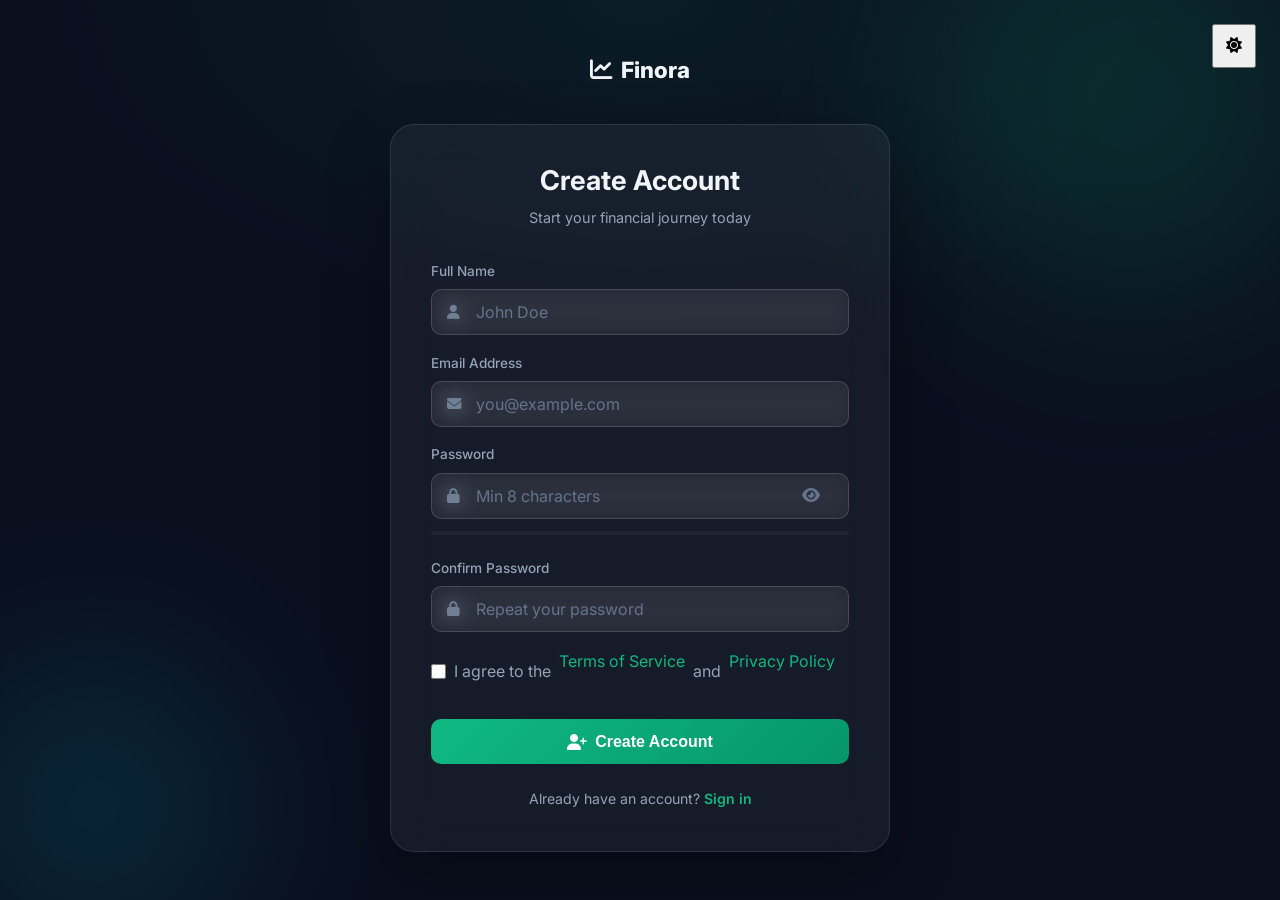
<file: register.html>
<!DOCTYPE html>
<html lang="en" data-theme="dark">
<head>
  <meta charset="UTF-8" />
  <meta name="viewport" content="width=device-width, initial-scale=1.0" />
  <title>Register — Finora</title>
  <link rel="stylesheet" href="css/style.css" />
  <link rel="stylesheet" href="css/auth.css" />
  <link rel="stylesheet" href="css/mobile.css" />
  <link href="https://fonts.googleapis.com/css2?family=Inter:wght@300;400;500;600;700;800&display=swap" rel="stylesheet" />
  <link rel="stylesheet" href="https://cdnjs.cloudflare.com/ajax/libs/font-awesome/6.5.0/css/all.min.css" />
</head>
<body>
  <div class="auth-page">
    <div class="auth-bg">
      <div class="orb orb-1"></div>
      <div class="orb orb-2"></div>
    </div>
    <button class="theme-toggle theme-toggle-auth" id="themeToggle" aria-label="Toggle theme">
      <i class="fas fa-moon" id="themeIcon"></i>
    </button>
    <div class="auth-container" style="max-width:500px">
      <a href="index.html" class="auth-logo">
        <div class="logo-icon"><i class="fas fa-chart-line"></i></div>
        Finora
      </a>
      <div class="auth-card">
        <div class="auth-header">
          <h1>Create Account</h1>
          <p>Start your financial journey today</p>
        </div>
        <div class="auth-error-banner" id="errorBanner">
          <i class="fas fa-exclamation-circle"></i>
          <span id="errorMsg"></span>
        </div>
        <form class="auth-form" id="registerForm" novalidate>
          <div class="input-group" id="nameGroup">
            <label for="fullName">Full Name</label>
            <div class="input-wrapper">
              <i class="fas fa-user input-icon"></i>
              <input type="text" id="fullName" class="form-input" placeholder="John Doe" autocomplete="name" />
            </div>
            <span class="field-error" id="nameError">Full name is required</span>
          </div>
          <div class="input-group" id="emailGroup">
            <label for="email">Email Address</label>
            <div class="input-wrapper">
              <i class="fas fa-envelope input-icon"></i>
              <input type="email" id="email" class="form-input" placeholder="you@example.com" autocomplete="email" />
            </div>
            <span class="field-error" id="emailError">Please enter a valid email</span>
          </div>
          <div class="input-group" id="passwordGroup">
            <label for="password">Password</label>
            <div class="input-wrapper">
              <i class="fas fa-lock input-icon"></i>
              <input type="password" id="password" class="form-input" placeholder="Min 8 characters" autocomplete="new-password" />
              <button type="button" class="input-toggle" id="togglePwd">
                <i class="fas fa-eye"></i>
              </button>
            </div>
            <div class="password-strength" id="strengthBar">
              <div class="strength-bar"><div class="strength-fill" id="strengthFill"></div></div>
              <span class="strength-label" id="strengthLabel"></span>
            </div>
            <span class="field-error" id="passwordError">Password must be at least 8 characters</span>
          </div>
          <div class="input-group" id="confirmGroup">
            <label for="confirmPassword">Confirm Password</label>
            <div class="input-wrapper">
              <i class="fas fa-lock input-icon"></i>
              <input type="password" id="confirmPassword" class="form-input" placeholder="Repeat your password" autocomplete="new-password" />
            </div>
            <span class="field-error" id="confirmError">Passwords do not match</span>
          </div>
          <label class="checkbox-label">
            <input type="checkbox" id="agreeTerms" />
            I agree to the <a href="#" style="color:var(--accent-green)">Terms of Service</a> and <a href="#" style="color:var(--accent-green)">Privacy Policy</a>
          </label>
          <button type="submit" class="btn-primary auth-submit" id="submitBtn">
            <i class="fas fa-user-plus"></i> Create Account
          </button>
        </form>
        <div class="auth-footer">
          Already have an account? <a href="login.html">Sign in</a>
        </div>
      </div>
    </div>
  </div>
  <script src="js/theme.js"></script>
  <script src="js/auth.js"></script>
  <script>
    document.getElementById('password').addEventListener('input', function() {
      const val = this.value;
      const fill = document.getElementById('strengthFill');
      const label = document.getElementById('strengthLabel');
      fill.className = 'strength-fill';
      if (!val) { label.textContent = ''; return; }
      if (val.length < 6) { fill.classList.add('weak'); label.textContent = 'Weak'; }
      else if (val.length < 8) { fill.classList.add('fair'); label.textContent = 'Fair'; }
      else if (/[A-Z]/.test(val) && /[0-9]/.test(val)) { fill.classList.add('strong'); label.textContent = 'Strong'; }
      else { fill.classList.add('good'); label.textContent = 'Good'; }
    });

    document.getElementById('togglePwd').addEventListener('click', function() {
      const pwd = document.getElementById('password');
      const icon = this.querySelector('i');
      if (pwd.type === 'password') { pwd.type = 'text'; icon.className = 'fas fa-eye-slash'; }
      else { pwd.type = 'password'; icon.className = 'fas fa-eye'; }
    });

    document.getElementById('registerForm').addEventListener('submit', function(e) {
      e.preventDefault();
      const name = document.getElementById('fullName').value.trim();
      const email = document.getElementById('email').value.trim();
      const password = document.getElementById('password').value;
      const confirm = document.getElementById('confirmPassword').value;
      const agreed = document.getElementById('agreeTerms').checked;
      const errorBanner = document.getElementById('errorBanner');
      let valid = true;

      ['nameGroup','emailGroup','passwordGroup','confirmGroup'].forEach(id => document.getElementById(id).classList.remove('has-error'));
      errorBanner.classList.remove('show');

      if (!name) { document.getElementById('nameGroup').classList.add('has-error'); valid = false; }
      if (!email || !/\S+@\S+\.\S+/.test(email)) { document.getElementById('emailGroup').classList.add('has-error'); valid = false; }
      if (!password || password.length < 8) { document.getElementById('passwordGroup').classList.add('has-error'); valid = false; }
      if (password !== confirm) { document.getElementById('confirmGroup').classList.add('has-error'); valid = false; }
      if (!agreed) {
        errorBanner.classList.add('show');
        document.getElementById('errorMsg').textContent = 'Please agree to the Terms of Service';
        valid = false;
      }
      if (!valid) return;

      const users = JSON.parse(localStorage.getItem('finora_users') || '[]');
      if (users.find(u => u.email === email)) {
        errorBanner.classList.add('show');
        document.getElementById('errorMsg').textContent = 'An account with this email already exists';
        return;
      }

      const btn = document.getElementById('submitBtn');
      btn.classList.add('loading');
      btn.innerHTML = '<i class="fas fa-spinner fa-spin"></i> Creating...';

      setTimeout(() => {
        const newUser = {
          id: 'user_' + Date.now(),
          name, email, password,
          currency: 'INR',
          avatar: name.substring(0,2).toUpperCase(),
          createdAt: new Date().toISOString()
        };
        users.push(newUser);
        localStorage.setItem('finora_users', JSON.stringify(users));
        localStorage.setItem('finora_current_user', JSON.stringify({ id: newUser.id, name, email, currency: 'INR', avatar: newUser.avatar }));
        window.location.href = 'dashboard.html';
      }, 900);
    });
  </script>
</body>
</html>
</file>
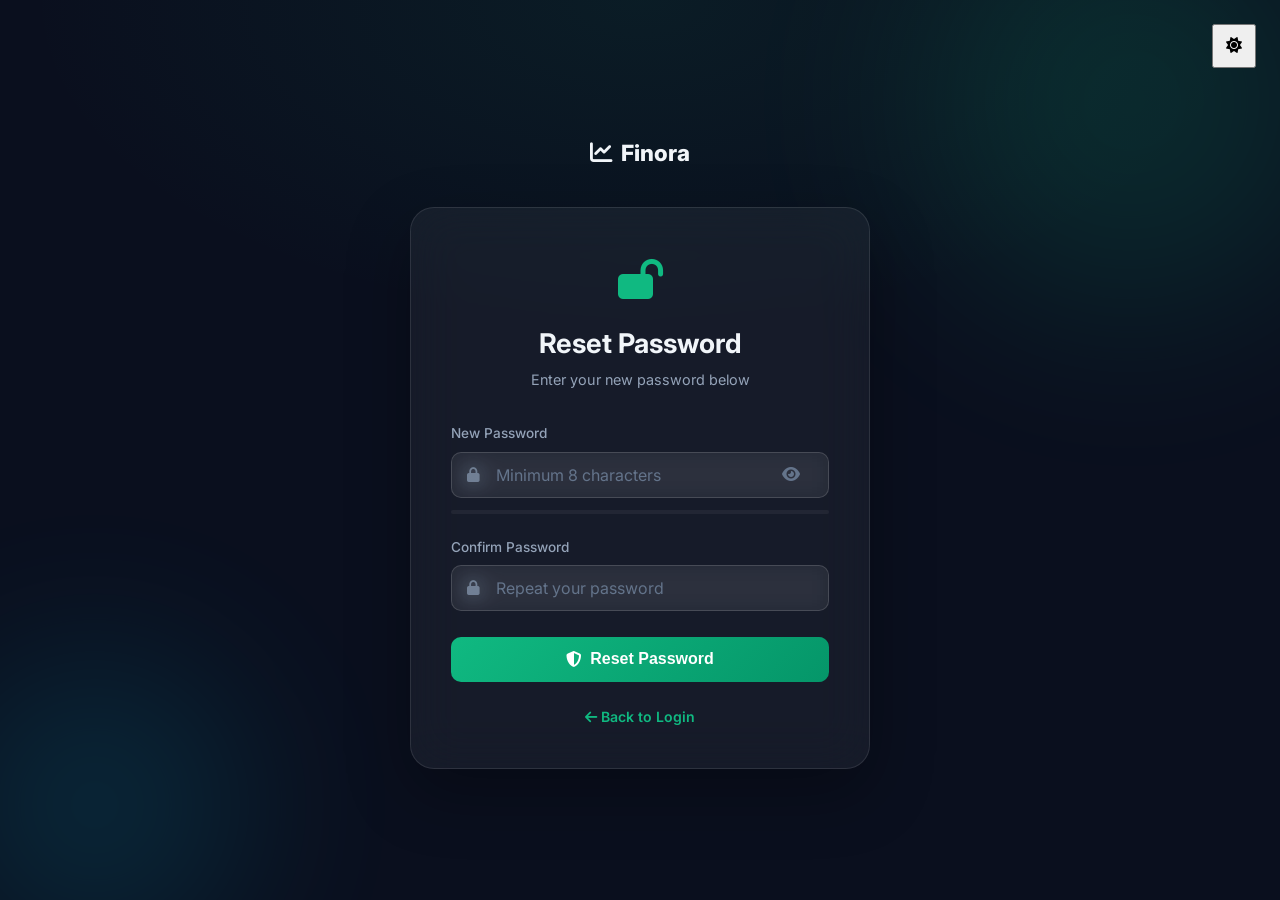
<file: reset-password.html>
<!DOCTYPE html>
<html lang="en" data-theme="dark">
<head>
  <meta charset="UTF-8" />
  <meta name="viewport" content="width=device-width, initial-scale=1.0" />
  <title>Reset Password — Finora</title>
  <link rel="stylesheet" href="css/style.css" />
  <link rel="stylesheet" href="css/auth.css" />
  <link rel="stylesheet" href="css/mobile.css" />
  <link href="https://fonts.googleapis.com/css2?family=Inter:wght@400;500;600;700;800&display=swap" rel="stylesheet" />
  <link rel="stylesheet" href="https://cdnjs.cloudflare.com/ajax/libs/font-awesome/6.5.0/css/all.min.css" />
</head>
<body>
  <div class="auth-page">
    <div class="auth-bg"><div class="orb orb-1"></div><div class="orb orb-2"></div></div>
    <button class="theme-toggle theme-toggle-auth" id="themeToggle"><i class="fas fa-moon" id="themeIcon"></i></button>
    <div class="auth-container">
      <a href="index.html" class="auth-logo"><div class="logo-icon"><i class="fas fa-chart-line"></i></div>Finora</a>
      <div class="auth-card">
        <div class="auth-header">
          <div style="font-size:2.5rem;margin-bottom:1rem"><i class="fas fa-lock-open" style="color:var(--accent-green)"></i></div>
          <h1>Reset Password</h1>
          <p>Enter your new password below</p>
        </div>
        <div id="successState" style="display:none;text-align:center;padding:1rem 0">
          <div style="font-size:2.5rem;margin-bottom:1rem"><i class="fas fa-check-circle" style="color:var(--accent-green)"></i></div>
          <h3 style="margin-bottom:0.5rem">Password Reset!</h3>
          <p style="color:var(--text-secondary);font-size:0.9rem;margin-bottom:1.5rem">Your password has been updated. You can now sign in.</p>
          <a href="login.html" class="btn-primary" style="width:100%;justify-content:center">Go to Login</a>
        </div>
        <form class="auth-form" id="resetForm" novalidate>
          <div class="input-group" id="pwdGroup">
            <label for="newPassword">New Password</label>
            <div class="input-wrapper">
              <i class="fas fa-lock input-icon"></i>
              <input type="password" id="newPassword" class="form-input" placeholder="Minimum 8 characters" autocomplete="new-password" />
              <button type="button" class="input-toggle" id="togglePwd"><i class="fas fa-eye"></i></button>
            </div>
            <div class="password-strength">
              <div class="strength-bar"><div class="strength-fill" id="strengthFill"></div></div>
              <span class="strength-label" id="strengthLabel"></span>
            </div>
            <span class="field-error" id="pwdError">Password must be at least 8 characters</span>
          </div>
          <div class="input-group" id="confirmGroup">
            <label for="confirmPassword">Confirm Password</label>
            <div class="input-wrapper">
              <i class="fas fa-lock input-icon"></i>
              <input type="password" id="confirmPassword" class="form-input" placeholder="Repeat your password" autocomplete="new-password" />
            </div>
            <span class="field-error" id="confirmError">Passwords do not match</span>
          </div>
          <button type="submit" class="btn-primary auth-submit" id="submitBtn">
            <i class="fas fa-shield-alt"></i> Reset Password
          </button>
        </form>
        <div class="auth-footer"><a href="login.html"><i class="fas fa-arrow-left"></i> Back to Login</a></div>
      </div>
    </div>
  </div>
  <script src="js/theme.js"></script>
  <script>
    document.getElementById('newPassword').addEventListener('input', function() {
      const val = this.value;
      const fill = document.getElementById('strengthFill');
      const label = document.getElementById('strengthLabel');
      fill.className = 'strength-fill';
      if (!val) { label.textContent = ''; return; }
      if (val.length < 6) { fill.classList.add('weak'); label.textContent = 'Weak'; }
      else if (val.length < 8) { fill.classList.add('fair'); label.textContent = 'Fair'; }
      else if (/[A-Z]/.test(val) && /[0-9]/.test(val)) { fill.classList.add('strong'); label.textContent = 'Strong'; }
      else { fill.classList.add('good'); label.textContent = 'Good'; }
    });
    document.getElementById('togglePwd').addEventListener('click', function() {
      const pwd = document.getElementById('newPassword');
      const icon = this.querySelector('i');
      if (pwd.type === 'password') { pwd.type = 'text'; icon.className = 'fas fa-eye-slash'; }
      else { pwd.type = 'password'; icon.className = 'fas fa-eye'; }
    });
    document.getElementById('resetForm').addEventListener('submit', function(e) {
      e.preventDefault();
      const pwd = document.getElementById('newPassword').value;
      const confirm = document.getElementById('confirmPassword').value;
      let valid = true;
      document.getElementById('pwdGroup').classList.remove('has-error');
      document.getElementById('confirmGroup').classList.remove('has-error');
      if (!pwd || pwd.length < 8) { document.getElementById('pwdGroup').classList.add('has-error'); valid = false; }
      if (pwd !== confirm) { document.getElementById('confirmGroup').classList.add('has-error'); valid = false; }
      if (!valid) return;
      const btn = document.getElementById('submitBtn');
      btn.innerHTML = '<i class="fas fa-spinner fa-spin"></i> Resetting...';
      btn.disabled = true;
      setTimeout(() => {
        document.getElementById('resetForm').style.display = 'none';
        document.getElementById('successState').style.display = 'block';
      }, 1000);
    });
  </script>
</body>
</html>
</file>
<file: css/style.css>
/* ============================================
   FINORA — GLOBAL STYLES & DESIGN SYSTEM
   ============================================ */

:root {
  /* Dark Theme */
  --bg-primary: #0a0f1e;
  --bg-secondary: #0d1628;
  --bg-card: rgba(255, 255, 255, 0.05);
  --bg-card-hover: rgba(255, 255, 255, 0.08);
  --border-color: rgba(255, 255, 255, 0.1);
  --border-hover: rgba(16, 185, 129, 0.4);
  --text-primary: #f1f5f9;
  --text-secondary: #94a3b8;
  --text-muted: #64748b;
  --accent-green: #10b981;
  --accent-green-dark: #059669;
  --accent-teal: #14b8a6;
  --accent-cyan: #06b6d4;
  --accent-gold: #f59e0b;
  --accent-red: #ef4444;
  --accent-blue: #3b82f6;
  --accent-purple: #8b5cf6;
  --glass-bg: rgba(255, 255, 255, 0.05);
  --glass-border: rgba(255, 255, 255, 0.1);
  --glass-shadow: 0 8px 32px rgba(0, 0, 0, 0.3);
  --nav-bg: rgba(10, 15, 30, 0.9);
  --sidebar-bg: rgba(13, 22, 40, 0.95);
  --input-bg: rgba(255, 255, 255, 0.05);
  --input-border: rgba(255, 255, 255, 0.15);
  --scrollbar-thumb: rgba(16, 185, 129, 0.4);
  --overlay: rgba(0, 0, 0, 0.6);
}

[data-theme="light"] {
  --bg-primary: #f0f4f8;
  --bg-secondary: #e2e8f0;
  --bg-card: rgba(255, 255, 255, 0.8);
  --bg-card-hover: rgba(255, 255, 255, 0.95);
  --border-color: rgba(0, 0, 0, 0.08);
  --border-hover: rgba(16, 185, 129, 0.5);
  --text-primary: #0f172a;
  --text-secondary: #475569;
  --text-muted: #94a3b8;
  --glass-bg: rgba(255, 255, 255, 0.7);
  --glass-border: rgba(0, 0, 0, 0.08);
  --glass-shadow: 0 8px 32px rgba(0, 0, 0, 0.1);
  --nav-bg: rgba(240, 244, 248, 0.92);
  --sidebar-bg: rgba(255, 255, 255, 0.95);
  --input-bg: rgba(255, 255, 255, 0.9);
  --input-border: rgba(0, 0, 0, 0.15);
  --scrollbar-thumb: rgba(16, 185, 129, 0.5);
  --overlay: rgba(0, 0, 0, 0.4);
}

* {
  margin: 0;
  padding: 0;
  box-sizing: border-box;
}

html {
  scroll-behavior: smooth;
}

body {
  font-family: 'Inter', -apple-system, BlinkMacSystemFont, sans-serif;
  background: var(--bg-primary);
  color: var(--text-primary);
  line-height: 1.6;
  overflow-x: hidden;
  transition: background 0.3s ease, color 0.3s ease;
}

/* Scrollbar */
::-webkit-scrollbar { width: 6px; }
::-webkit-scrollbar-track { background: var(--bg-secondary); }
::-webkit-scrollbar-thumb { background: var(--scrollbar-thumb); border-radius: 3px; }

/* Typography */
h1, h2, h3, h4, h5, h6 { font-weight: 700; line-height: 1.2; }
a { text-decoration: none; color: inherit; }

.gradient-text {
  background: linear-gradient(135deg, #10b981, #06b6d4);
  -webkit-background-clip: text;
  -webkit-text-fill-color: transparent;
  background-clip: text;
}

/* Container */
.container {
  max-width: 1280px;
  margin: 0 auto;
  padding: 0 1.5rem;
}

/* Buttons */
.btn-primary {
  display: inline-flex;
  align-items: center;
  gap: 0.5rem;
  background: linear-gradient(135deg, #10b981, #059669);
  color: #fff;
  padding: 0.65rem 1.5rem;
  border-radius: 10px;
  font-weight: 600;
  font-size: 0.9rem;
  border: none;
  cursor: pointer;
  transition: all 0.3s ease;
  position: relative;
  overflow: hidden;
}
.btn-primary::before {
  content: '';
  position: absolute;
  inset: 0;
  background: linear-gradient(135deg, #059669, #047857);
  opacity: 0;
  transition: opacity 0.3s;
}
.btn-primary:hover::before { opacity: 1; }
.btn-primary:hover { transform: translateY(-2px); box-shadow: 0 8px 25px rgba(16,185,129,0.35); }
.btn-primary span, .btn-primary i { position: relative; z-index: 1; }
.btn-primary * { position: relative; z-index: 1; }

.btn-outline {
  display: inline-flex;
  align-items: center;
  gap: 0.5rem;
  background: transparent;
  color: var(--text-primary);
  padding: 0.65rem 1.5rem;
  border-radius: 10px;
  font-weight: 600;
  font-size: 0.9rem;
  border: 1px solid var(--border-color);
  cursor: pointer;
  transition: all 0.3s ease;
}
.btn-outline:hover {
  border-color: var(--accent-green);
  color: var(--accent-green);
  background: rgba(16,185,129,0.08);
}

.btn-lg { padding: 0.85rem 2rem; font-size: 1rem; }

.btn-danger {
  background: linear-gradient(135deg, #ef4444, #dc2626);
  color: #fff;
  padding: 0.5rem 1rem;
  border-radius: 8px;
  border: none;
  cursor: pointer;
  font-size: 0.85rem;
  font-weight: 600;
  transition: all 0.3s;
}
.btn-danger:hover { transform: translateY(-1px); box-shadow: 0 4px 15px rgba(239,68,68,0.35); }

.btn-ghost {
  background: transparent;
  color: var(--text-secondary);
  padding: 0.5rem 1rem;
  border-radius: 8px;
  border: 1px solid var(--border-color);
  cursor: pointer;
  font-size: 0.85rem;
  font-weight: 500;
  transition: all 0.3s;
}
.btn-ghost:hover { border-color: var(--accent-green); color: var(--accent-green); }

/* Glass Card */
.glass-card {
  background: var(--glass-bg);
  backdrop-filter: blur(20px);
  -webkit-backdrop-filter: blur(20px);
  border: 1px solid var(--glass-border);
  border-radius: 16px;
  box-shadow: var(--glass-shadow);
  transition: all 0.3s ease;
}
.glass-card:hover {
  border-color: var(--border-hover);
  box-shadow: 0 12px 40px rgba(0,0,0,0.25);
}

/* Section Headers */
.section-header {
  text-align: center;
  margin-bottom: 3rem;
}
.section-header h2 { font-size: 2.2rem; margin: 0.75rem 0; }
.section-header p { color: var(--text-secondary); font-size: 1.05rem; }

.section-badge {
  display: inline-block;
  background: rgba(16,185,129,0.15);
  color: var(--accent-green);
  border: 1px solid rgba(16,185,129,0.3);
  padding: 0.3rem 1rem;
  border-radius: 100px;
  font-size: 0.8rem;
  font-weight: 600;
  letter-spacing: 0.05em;
  text-transform: uppercase;
  margin-bottom: 0.5rem;
}

/* Form inputs */
.form-input {
  width: 100%;
  background: var(--input-bg);
  border: 1px solid var(--input-border);
  border-radius: 10px;
  padding: 0.75rem 1rem;
  color: var(--text-primary);
  font-size: 0.9rem;
  font-family: 'Inter', sans-serif;
  transition: border-color 0.2s, box-shadow 0.2s;
  outline: none;
  backdrop-filter: blur(10px);
}
.form-input:focus {
  border-color: var(--accent-green);
  box-shadow: 0 0 0 3px rgba(16,185,129,0.15);
}
.form-input::placeholder { color: var(--text-muted); }

select.form-input option {
  background: var(--bg-secondary);
  color: var(--text-primary);
}

/* Badge */
.badge {
  display: inline-block;
  padding: 0.2rem 0.6rem;
  border-radius: 100px;
  font-size: 0.75rem;
  font-weight: 600;
}
.badge-green { background: rgba(16,185,129,0.15); color: var(--accent-green); }
.badge-red { background: rgba(239,68,68,0.15); color: var(--accent-red); }
.badge-gold { background: rgba(245,158,11,0.15); color: var(--accent-gold); }
.badge-blue { background: rgba(59,130,246,0.15); color: var(--accent-blue); }
.badge-purple { background: rgba(139,92,246,0.15); color: var(--accent-purple); }

/* Notification Toast */
.toast {
  position: fixed;
  bottom: 2rem;
  right: 2rem;
  background: var(--glass-bg);
  backdrop-filter: blur(20px);
  border: 1px solid var(--glass-border);
  border-radius: 12px;
  padding: 1rem 1.5rem;
  display: flex;
  align-items: center;
  gap: 0.75rem;
  z-index: 9999;
  transform: translateX(120%);
  transition: transform 0.4s cubic-bezier(0.34, 1.56, 0.64, 1);
  box-shadow: 0 8px 32px rgba(0,0,0,0.3);
  min-width: 280px;
}
.toast.show { transform: translateX(0); }
.toast-icon { font-size: 1.25rem; }
.toast-success .toast-icon { color: var(--accent-green); }
.toast-error .toast-icon { color: var(--accent-red); }
.toast-info .toast-icon { color: var(--accent-blue); }
.toast-message { font-size: 0.9rem; color: var(--text-primary); }

/* Modal */
.modal-overlay {
  position: fixed;
  inset: 0;
  background: var(--overlay);
  backdrop-filter: blur(4px);
  z-index: 1000;
  display: flex;
  align-items: center;
  justify-content: center;
  padding: 1rem;
  opacity: 0;
  pointer-events: none;
  transition: opacity 0.3s;
}
.modal-overlay.active { opacity: 1; pointer-events: all; }
.modal {
  background: var(--bg-secondary);
  border: 1px solid var(--glass-border);
  border-radius: 20px;
  padding: 2rem;
  width: 100%;
  max-width: 520px;
  max-height: 90vh;
  overflow-y: auto;
  transform: scale(0.9) translateY(20px);
  transition: transform 0.3s cubic-bezier(0.34, 1.56, 0.64, 1);
}
.modal-overlay.active .modal { transform: scale(1) translateY(0); }
.modal-header {
  display: flex;
  align-items: center;
  justify-content: space-between;
  margin-bottom: 1.5rem;
}
.modal-header h3 { font-size: 1.2rem; }
.modal-close {
  background: none;
  border: none;
  color: var(--text-secondary);
  font-size: 1.25rem;
  cursor: pointer;
  padding: 0.25rem;
  border-radius: 6px;
  transition: color 0.2s;
}
.modal-close:hover { color: var(--accent-red); }
.modal-form { display: flex; flex-direction: column; gap: 1rem; }
.form-group { display: flex; flex-direction: column; gap: 0.4rem; }
.form-group label { font-size: 0.85rem; color: var(--text-secondary); font-weight: 500; }
.form-row-2 { display: grid; grid-template-columns: 1fr 1fr; gap: 1rem; }
.modal-actions { display: flex; gap: 0.75rem; justify-content: flex-end; margin-top: 0.5rem; }

/* Confirm Dialog */
.confirm-dialog {
  max-width: 400px;
}
.confirm-dialog p { color: var(--text-secondary); margin-bottom: 1.5rem; }
.confirm-actions { display: flex; gap: 0.75rem; }

/* Loading Skeleton */
.skeleton {
  background: linear-gradient(90deg, var(--bg-card) 25%, rgba(255,255,255,0.08) 50%, var(--bg-card) 75%);
  background-size: 200% 100%;
  animation: skeleton-loading 1.5s infinite;
  border-radius: 8px;
}
@keyframes skeleton-loading {
  0% { background-position: 200% 0; }
  100% { background-position: -200% 0; }
}

/* Empty State */
.empty-state {
  display: flex;
  flex-direction: column;
  align-items: center;
  justify-content: center;
  padding: 3rem 1rem;
  text-align: center;
  color: var(--text-muted);
}
.empty-state i { font-size: 3rem; margin-bottom: 1rem; opacity: 0.4; }
.empty-state h4 { color: var(--text-secondary); margin-bottom: 0.5rem; }
.empty-state p { font-size: 0.9rem; }

/* Progress Bar */
.progress-bar {
  width: 100%;
  height: 8px;
  background: rgba(255,255,255,0.08);
  border-radius: 100px;
  overflow: hidden;
}
.progress-fill {
  height: 100%;
  border-radius: 100px;
  background: linear-gradient(90deg, #10b981, #06b6d4);
  transition: width 0.8s cubic-bezier(0.34, 1.56, 0.64, 1);
}
.progress-fill.warning { background: linear-gradient(90deg, #f59e0b, #ef4444); }
.progress-fill.danger { background: linear-gradient(90deg, #ef4444, #dc2626); }

/* Animations */
@keyframes fadeInUp {
  from { opacity: 0; transform: translateY(30px); }
  to { opacity: 1; transform: translateY(0); }
}
@keyframes fadeIn {
  from { opacity: 0; }
  to { opacity: 1; }
}
@keyframes float {
  0%, 100% { transform: translateY(0px); }
  50% { transform: translateY(-15px); }
}
@keyframes pulse-ring {
  0% { transform: scale(0.8); opacity: 1; }
  100% { transform: scale(2); opacity: 0; }
}
@keyframes spin {
  from { transform: rotate(0deg); }
  to { transform: rotate(360deg); }
}

.fade-in-up { animation: fadeInUp 0.6s ease forwards; }
.fade-in { animation: fadeIn 0.4s ease forwards; }

@media (prefers-reduced-motion: reduce) {
  *, *::before, *::after {
    animation-duration: 0.01ms !important;
    transition-duration: 0.01ms !important;
  }
}

/* Responsive utilities */
@media (max-width: 768px) {
  .section-header h2 { font-size: 1.7rem; }
  .form-row-2 { grid-template-columns: 1fr; }
}
</file>
<file: css/landing.css>
/* ============================================
   FINORA — LANDING PAGE STYLES
   ============================================ */

/* NAVBAR */
.navbar {
  position: fixed;
  top: 0; left: 0; right: 0;
  z-index: 900;
  background: var(--nav-bg);
  backdrop-filter: blur(20px);
  -webkit-backdrop-filter: blur(20px);
  border-bottom: 1px solid var(--glass-border);
  transition: all 0.3s ease;
}
.navbar.scrolled {
  box-shadow: 0 4px 30px rgba(0,0,0,0.3);
}
.nav-container {
  max-width: 1280px;
  margin: 0 auto;
  padding: 1rem 1.5rem;
  display: flex;
  align-items: center;
  gap: 2rem;
}
.nav-logo {
  display: flex;
  align-items: center;
  gap: 0.6rem;
  font-size: 1.3rem;
  font-weight: 800;
  color: var(--text-primary);
}
.logo-icon {
  width: 36px; height: 36px;
  background: linear-gradient(135deg, #10b981, #059669);
  border-radius: 10px;
  display: flex;
  align-items: center;
  justify-content: center;
  color: #fff;
  font-size: 0.9rem;
}
.nav-links {
  display: flex;
  list-style: none;
  gap: 0.25rem;
  margin-left: auto;
}
.nav-links a {
  color: var(--text-secondary);
  font-size: 0.9rem;
  font-weight: 500;
  padding: 0.5rem 0.75rem;
  border-radius: 8px;
  transition: all 0.2s;
}
.nav-links a:hover { color: var(--accent-green); background: rgba(16,185,129,0.08); }
.nav-actions {
  display: flex;
  align-items: center;
  gap: 0.75rem;
  margin-left: 1rem;
}
.theme-toggle {
  background: var(--glass-bg);
  border: 1px solid var(--glass-border);
  color: var(--text-secondary);
  width: 38px; height: 38px;
  border-radius: 10px;
  cursor: pointer;
  display: flex;
  align-items: center;
  justify-content: center;
  font-size: 0.9rem;
  transition: all 0.2s;
}
.theme-toggle:hover { color: var(--accent-gold); border-color: var(--accent-gold); }
.hamburger {
  display: none;
  flex-direction: column;
  gap: 5px;
  background: none;
  border: none;
  cursor: pointer;
  padding: 0.5rem;
  margin-left: auto;
}
.hamburger span {
  display: block;
  width: 24px; height: 2px;
  background: var(--text-primary);
  border-radius: 2px;
  transition: all 0.3s;
}
.hamburger.open span:nth-child(1) { transform: translateY(7px) rotate(45deg); }
.hamburger.open span:nth-child(2) { opacity: 0; }
.hamburger.open span:nth-child(3) { transform: translateY(-7px) rotate(-45deg); }

/* HERO */
.hero {
  min-height: 100vh;
  display: flex;
  align-items: center;
  position: relative;
  overflow: hidden;
  padding: 7rem 1.5rem 4rem;
}
.hero-bg {
  position: absolute;
  inset: 0;
  overflow: hidden;
  background: radial-gradient(ellipse 80% 60% at 50% 0%, rgba(16,185,129,0.08) 0%, transparent 70%);
}
.orb {
  position: absolute;
  border-radius: 50%;
  filter: blur(80px);
  opacity: 0.25;
}
.orb-1 {
  width: 600px; height: 600px;
  background: radial-gradient(circle, #10b981, transparent);
  top: -200px; right: -100px;
  animation: float 8s ease-in-out infinite;
}
.orb-2 {
  width: 400px; height: 400px;
  background: radial-gradient(circle, #06b6d4, transparent);
  bottom: -100px; left: -100px;
  animation: float 10s ease-in-out infinite reverse;
}
.orb-3 {
  width: 300px; height: 300px;
  background: radial-gradient(circle, #8b5cf6, transparent);
  top: 40%; left: 40%;
  animation: float 12s ease-in-out infinite;
}
.particles {
  position: absolute;
  inset: 0;
  pointer-events: none;
}
.particle {
  position: absolute;
  width: 3px; height: 3px;
  background: var(--accent-green);
  border-radius: 50%;
  opacity: 0.4;
  animation: float var(--dur, 6s) ease-in-out infinite;
  animation-delay: var(--delay, 0s);
}

.hero-content {
  max-width: 1280px;
  margin: 0 auto;
  width: 100%;
  display: grid;
  grid-template-columns: 1fr 1fr;
  gap: 4rem;
  align-items: center;
  position: relative;
  z-index: 1;
}
.hero-badge {
  display: inline-flex;
  align-items: center;
  gap: 0.5rem;
  background: rgba(16,185,129,0.12);
  border: 1px solid rgba(16,185,129,0.3);
  color: var(--accent-green);
  padding: 0.4rem 1rem;
  border-radius: 100px;
  font-size: 0.8rem;
  font-weight: 600;
  margin-bottom: 1.25rem;
}
.hero-title {
  font-size: clamp(2.2rem, 5vw, 3.5rem);
  font-weight: 900;
  line-height: 1.1;
  margin-bottom: 1.25rem;
}
.hero-subtitle {
  font-size: 1.1rem;
  color: var(--text-secondary);
  margin-bottom: 2rem;
  line-height: 1.7;
}
.hero-buttons {
  display: flex;
  gap: 1rem;
  flex-wrap: wrap;
  margin-bottom: 2.5rem;
}
.hero-stats {
  display: flex;
  align-items: center;
  gap: 1.5rem;
  padding: 1.25rem 1.5rem;
  background: var(--glass-bg);
  border: 1px solid var(--glass-border);
  border-radius: 16px;
  backdrop-filter: blur(20px);
}
.stat-item { text-align: center; }
.stat-number {
  font-size: 1.4rem;
  font-weight: 800;
  color: var(--accent-green);
}
.stat-item > span:nth-child(2) {
  font-size: 1.4rem;
  font-weight: 800;
  color: var(--accent-green);
}
.stat-label { font-size: 0.75rem; color: var(--text-muted); display: block; margin-top: 0.2rem; }
.stat-divider { width: 1px; height: 40px; background: var(--border-color); }
.stats-note { font-size: 0.73rem; color: var(--text-muted); margin-top: 0.5rem; }

/* HERO VISUAL */
.hero-visual {
  position: relative;
  display: flex;
  align-items: center;
  justify-content: center;
  height: 500px;
}
.phone-mockup {
  position: relative;
  z-index: 2;
  animation: float 6s ease-in-out infinite;
}
.phone-frame {
  width: 240px;
  background: #0d1628;
  border-radius: 36px;
  padding: 12px;
  border: 2px solid rgba(255,255,255,0.15);
  box-shadow: 0 30px 80px rgba(0,0,0,0.5), 0 0 0 1px rgba(255,255,255,0.05);
}
.phone-screen {
  background: linear-gradient(160deg, #0f1d35, #0a1222);
  border-radius: 28px;
  padding: 1.25rem;
  overflow: hidden;
}
.phone-dashboard { display: flex; flex-direction: column; gap: 0.75rem; }
.phone-header { display: flex; justify-content: space-between; align-items: center; color: rgba(255,255,255,0.7); font-size: 0.8rem; font-weight: 600; }
.phone-balance { font-size: 1.6rem; font-weight: 800; color: #fff; }
.phone-label { font-size: 0.7rem; color: rgba(255,255,255,0.5); margin-top: -0.5rem; }
.phone-cards-row { display: grid; grid-template-columns: 1fr 1fr; gap: 0.5rem; }
.phone-mini-card {
  background: rgba(255,255,255,0.07);
  border-radius: 12px;
  padding: 0.6rem;
  display: flex;
  flex-direction: column;
  gap: 0.2rem;
}
.phone-mini-card.income i { color: #10b981; font-size: 0.75rem; }
.phone-mini-card.expense i { color: #ef4444; font-size: 0.75rem; }
.phone-mini-card span { font-size: 0.85rem; font-weight: 700; color: #fff; }
.phone-mini-card small { font-size: 0.65rem; color: rgba(255,255,255,0.5); }
.phone-chart-bar { display: flex; align-items: flex-end; gap: 4px; height: 50px; margin-top: 0.5rem; }
.bar-item { display: flex; flex-direction: column; align-items: center; flex: 1; gap: 3px; }
.bar { width: 100%; border-radius: 3px 3px 0 0; background: rgba(16,185,129,0.3); transition: height 1s; }
.bar.active { background: linear-gradient(180deg, #10b981, #059669); }
.bar-item span { font-size: 0.55rem; color: rgba(255,255,255,0.4); }

/* Floating elements */
.floating-coin {
  position: absolute;
  width: 52px; height: 52px;
  background: linear-gradient(135deg, #f59e0b, #d97706);
  border-radius: 50%;
  display: flex; align-items: center; justify-content: center;
  color: #fff;
  font-size: 1.1rem;
  box-shadow: 0 8px 24px rgba(245,158,11,0.35);
  z-index: 3;
}
.coin-1 { top: 60px; left: 30px; animation: float 5s ease-in-out infinite; }
.coin-2 { bottom: 80px; left: 50px; animation: float 7s ease-in-out infinite reverse; }
.coin-3 { top: 40%; right: 20px; animation: float 9s ease-in-out infinite; }

.floating-card {
  position: absolute;
  background: var(--glass-bg);
  backdrop-filter: blur(20px);
  border: 1px solid var(--glass-border);
  border-radius: 14px;
  padding: 0.75rem 1rem;
  display: flex;
  align-items: center;
  gap: 0.75rem;
  font-size: 0.82rem;
  z-index: 3;
  white-space: nowrap;
  box-shadow: 0 8px 24px rgba(0,0,0,0.25);
}
.floating-card strong { font-size: 0.9rem; }
.floating-card small { color: var(--text-muted); font-size: 0.72rem; }
.card-float-1 { top: 30px; right: 20px; animation: float 8s ease-in-out infinite; }
.card-float-2 { bottom: 60px; right: 10px; animation: float 6s ease-in-out infinite reverse; }

/* FEATURES */
.features {
  padding: 6rem 0;
  background: var(--bg-secondary);
}
.features-grid {
  display: grid;
  grid-template-columns: repeat(auto-fit, minmax(280px, 1fr));
  gap: 1.5rem;
}
.feature-card {
  background: var(--glass-bg);
  backdrop-filter: blur(20px);
  border: 1px solid var(--glass-border);
  border-radius: 20px;
  padding: 2rem;
  cursor: pointer;
  transition: all 0.3s ease;
  position: relative;
  overflow: hidden;
}
.feature-card::before {
  content: '';
  position: absolute;
  inset: 0;
  background: linear-gradient(135deg, rgba(16,185,129,0.05), transparent);
  opacity: 0;
  transition: opacity 0.3s;
}
.feature-card:hover::before { opacity: 1; }
.feature-card:hover {
  transform: translateY(-6px);
  border-color: var(--border-hover);
  box-shadow: 0 20px 40px rgba(0,0,0,0.25);
}
.feature-icon {
  width: 52px; height: 52px;
  border-radius: 14px;
  display: flex; align-items: center; justify-content: center;
  color: #fff;
  font-size: 1.2rem;
  margin-bottom: 1.25rem;
}
.feature-card h3 { font-size: 1.05rem; margin-bottom: 0.6rem; }
.feature-card p { color: var(--text-secondary); font-size: 0.88rem; line-height: 1.6; margin-bottom: 1.25rem; }
.feature-link { color: var(--accent-green); font-size: 0.85rem; font-weight: 600; display: flex; align-items: center; gap: 0.4rem; transition: gap 0.2s; }
.feature-card:hover .feature-link { gap: 0.7rem; }

/* HOW IT WORKS */
.how-it-works { padding: 6rem 0; }
.steps-container {
  display: flex;
  align-items: center;
  justify-content: center;
  flex-wrap: wrap;
  gap: 0.5rem;
}
.step-item {
  display: flex;
  flex-direction: column;
  align-items: center;
  text-align: center;
  padding: 1.5rem 1rem;
  max-width: 160px;
  position: relative;
}
.step-number {
  font-size: 0.75rem;
  font-weight: 700;
  color: var(--accent-green);
  letter-spacing: 0.1em;
  margin-bottom: 0.75rem;
  opacity: 0.8;
}
.step-icon {
  width: 64px; height: 64px;
  background: var(--glass-bg);
  border: 1px solid var(--glass-border);
  border-radius: 18px;
  display: flex; align-items: center; justify-content: center;
  font-size: 1.4rem;
  color: var(--accent-green);
  margin-bottom: 1rem;
  transition: all 0.3s;
  backdrop-filter: blur(10px);
}
.step-item:hover .step-icon {
  background: rgba(16,185,129,0.15);
  border-color: var(--accent-green);
  transform: scale(1.1);
}
.step-item h3 { font-size: 0.9rem; margin-bottom: 0.4rem; }
.step-item p { font-size: 0.78rem; color: var(--text-muted); line-height: 1.5; }
.step-arrow { color: var(--text-muted); font-size: 1.1rem; margin-top: -1rem; opacity: 0.5; }

/* SECURITY */
.security-section { padding: 6rem 0; background: var(--bg-secondary); }
.security-grid {
  display: grid;
  grid-template-columns: repeat(auto-fit, minmax(240px, 1fr));
  gap: 1.5rem;
}
.security-card {
  background: var(--glass-bg);
  border: 1px solid var(--glass-border);
  border-radius: 16px;
  padding: 2rem;
  text-align: center;
  backdrop-filter: blur(20px);
  transition: all 0.3s;
}
.security-card:hover { transform: translateY(-4px); border-color: var(--border-hover); }
.security-card i { font-size: 2rem; color: var(--accent-green); margin-bottom: 1rem; }
.security-card h3 { margin-bottom: 0.5rem; font-size: 1rem; }
.security-card p { color: var(--text-secondary); font-size: 0.85rem; line-height: 1.6; }

/* ABOUT */
.about-section { padding: 6rem 0; }
.about-content {
  display: grid;
  grid-template-columns: 1fr 1fr;
  gap: 4rem;
  align-items: center;
}
.about-text .section-badge { margin-bottom: 1rem; }
.about-text h2 { font-size: 2rem; margin-bottom: 1.25rem; }
.about-text p { color: var(--text-secondary); line-height: 1.8; margin-bottom: 1rem; }
.about-text .btn-primary { margin-top: 1rem; }
.about-cards {
  display: grid;
  grid-template-columns: 1fr 1fr;
  gap: 1rem;
}
.about-card {
  background: var(--glass-bg);
  border: 1px solid var(--glass-border);
  border-radius: 14px;
  padding: 1.25rem;
  backdrop-filter: blur(20px);
  transition: all 0.3s;
}
.about-card:hover { transform: translateY(-3px); border-color: var(--border-hover); }
.about-card i { font-size: 1.4rem; margin-bottom: 0.6rem; display: block; }
.about-card h4 { font-size: 0.9rem; margin-bottom: 0.3rem; }
.about-card p { font-size: 0.8rem; color: var(--text-muted); }

/* CTA */
.cta-section { padding: 4rem 0; }
.cta-card {
  position: relative;
  overflow: hidden;
  background: linear-gradient(135deg, rgba(16,185,129,0.15), rgba(6,182,212,0.1));
  border: 1px solid rgba(16,185,129,0.3);
  border-radius: 24px;
  padding: 4rem 2rem;
  text-align: center;
  backdrop-filter: blur(20px);
}
.cta-orb {
  position: absolute;
  border-radius: 50%;
  filter: blur(60px);
  opacity: 0.3;
  pointer-events: none;
}
.cta-orb-1 { width: 300px; height: 300px; background: #10b981; top: -100px; left: -50px; }
.cta-orb-2 { width: 250px; height: 250px; background: #06b6d4; bottom: -80px; right: -50px; }
.cta-content { position: relative; z-index: 1; }
.cta-content h2 { font-size: 2.2rem; margin-bottom: 1rem; }
.cta-content p { color: var(--text-secondary); font-size: 1.05rem; margin-bottom: 2rem; }

/* CONTACT */
.contact-section { padding: 6rem 0; background: var(--bg-secondary); }
.contact-grid {
  display: grid;
  grid-template-columns: 1fr 1.5fr;
  gap: 3rem;
  align-items: start;
}
.contact-info { display: flex; flex-direction: column; gap: 1.5rem; }
.contact-item {
  display: flex;
  gap: 1rem;
  align-items: flex-start;
}
.contact-item i {
  width: 44px; height: 44px;
  background: rgba(16,185,129,0.12);
  border: 1px solid rgba(16,185,129,0.25);
  border-radius: 12px;
  display: flex; align-items: center; justify-content: center;
  color: var(--accent-green);
  flex-shrink: 0;
  font-size: 1rem;
}
.contact-item strong { display: block; margin-bottom: 0.2rem; }
.contact-item p { color: var(--text-secondary); font-size: 0.9rem; }
.contact-form { display: flex; flex-direction: column; gap: 1rem; }
.contact-form .form-row { display: grid; grid-template-columns: 1fr 1fr; gap: 1rem; }
.contact-form textarea { resize: vertical; }

/* FOOTER */
.footer { padding: 4rem 0 2rem; border-top: 1px solid var(--border-color); }
.footer-grid {
  display: grid;
  grid-template-columns: 2fr 1fr 1fr 1fr;
  gap: 3rem;
  margin-bottom: 3rem;
}
.footer-brand .nav-logo { margin-bottom: 1rem; }
.footer-brand p { color: var(--text-secondary); font-size: 0.88rem; line-height: 1.7; margin-bottom: 1.5rem; }
.social-links { display: flex; gap: 0.75rem; }
.social-links a {
  width: 38px; height: 38px;
  background: var(--glass-bg);
  border: 1px solid var(--glass-border);
  border-radius: 10px;
  display: flex; align-items: center; justify-content: center;
  color: var(--text-secondary);
  transition: all 0.2s;
  font-size: 0.9rem;
}
.social-links a:hover { color: var(--accent-green); border-color: var(--accent-green); background: rgba(16,185,129,0.1); }
.footer-col h4 { font-size: 0.9rem; margin-bottom: 1rem; }
.footer-col ul { list-style: none; display: flex; flex-direction: column; gap: 0.6rem; }
.footer-col a { color: var(--text-secondary); font-size: 0.85rem; transition: color 0.2s; }
.footer-col a:hover { color: var(--accent-green); }
.footer-bottom {
  border-top: 1px solid var(--border-color);
  padding-top: 1.5rem;
  text-align: center;
  color: var(--text-muted);
  font-size: 0.82rem;
}

/* RESPONSIVE */
@media (max-width: 1024px) {
  .hero-content { grid-template-columns: 1fr; text-align: center; }
  .hero-visual { order: -1; height: 380px; }
  .hero-buttons { justify-content: center; }
  .hero-stats { justify-content: center; }
  .about-content { grid-template-columns: 1fr; }
  .footer-grid { grid-template-columns: 1fr 1fr; gap: 2rem; }
}

@media (max-width: 768px) {
  .nav-links { display: none; }
  .nav-links.open {
    display: flex;
    flex-direction: column;
    position: fixed;
    top: 65px; left: 0; right: 0;
    background: var(--nav-bg);
    backdrop-filter: blur(20px);
    border-bottom: 1px solid var(--glass-border);
    padding: 1rem 1.5rem;
    gap: 0.25rem;
    z-index: 899;
  }
  .nav-actions .btn-outline,
  .nav-actions .btn-primary { padding: 0.5rem 0.9rem; font-size: 0.82rem; }
  .hamburger { display: flex; }
  .steps-container { flex-direction: column; align-items: center; }
  .step-arrow { transform: rotate(90deg); }
  .contact-grid { grid-template-columns: 1fr; }
  .contact-form .form-row { grid-template-columns: 1fr; }
  .footer-grid { grid-template-columns: 1fr; gap: 2rem; }
  .about-cards { grid-template-columns: 1fr; }
  .floating-card { display: none; }
  .coin-3 { display: none; }
  .hero-visual { height: 300px; }
  .phone-frame { width: 200px; }
}

@media (max-width: 480px) {
  .hero { padding: 5rem 1rem 3rem; }
  .hero-stats { flex-direction: column; gap: 1rem; }
  .stat-divider { display: none; }
  .features, .how-it-works, .security-section, .about-section, .contact-section { padding: 4rem 0; }
}
</file>
<file: css/mobile.css>
/* ============================================
   FINORA — MOBILE FIRST RESPONSIVE STYLES
   All breakpoints: 1200px, 1024px, 768px, 480px, 360px
   ============================================ */

/* ---- GLOBAL TOUCH IMPROVEMENTS ---- */
* {
  -webkit-tap-highlight-color: transparent;
}
input, select, textarea, button {
  font-size: 16px !important; /* prevent iOS zoom on focus */
}
button, a, [role="button"] {
  min-height: 44px;
  min-width: 44px;
}

/* ================================================
   LANDING PAGE — MOBILE
   ================================================ */

/* Navbar */
@media (max-width: 900px) {
  .nav-container { padding: 0.85rem 1rem; }
  .nav-links { display: none; position: fixed; top: 0; left: 0; right: 0; bottom: 0; background: var(--bg-primary); flex-direction: column; justify-content: center; align-items: center; gap: 0.5rem; z-index: 998; padding: 2rem; }
  .nav-links.open { display: flex; animation: fadeIn 0.25s ease; }
  .nav-links a { font-size: 1.2rem; padding: 0.75rem 2rem; width: 100%; text-align: center; border-radius: 12px; }
  .nav-actions .btn-outline { display: none; }
  .nav-actions .btn-primary { padding: 0.55rem 1rem; font-size: 0.82rem; }
  .hamburger { display: flex; z-index: 999; }
  .hamburger.open { position: fixed; top: 1rem; right: 1rem; }
}

/* Hero */
@media (max-width: 1024px) {
  .hero-content { grid-template-columns: 1fr; gap: 2.5rem; text-align: center; }
  .hero-visual { order: -1; height: 340px; }
  .hero-buttons { justify-content: center; }
  .hero-stats { justify-content: center; flex-wrap: wrap; gap: 1rem; }
}

@media (max-width: 768px) {
  .hero { padding: 5rem 1rem 3rem; }
  .hero-title { font-size: 2rem; }
  .hero-subtitle { font-size: 0.95rem; }
  .hero-visual { height: 280px; }
  .phone-frame { width: 190px; }
  .floating-card, .coin-2, .coin-3 { display: none; }
  .coin-1 { top: 20px; left: 10px; width: 42px; height: 42px; font-size: 0.9rem; }
  .hero-stats { padding: 1rem; gap: 0.75rem; }
  .stat-number { font-size: 1.1rem; }
}

@media (max-width: 480px) {
  .hero { padding: 4.5rem 0.75rem 2.5rem; }
  .hero-title { font-size: 1.7rem; }
  .hero-visual { height: 240px; }
  .phone-frame { width: 170px; }
  .hero-stats { flex-direction: column; gap: 0.5rem; }
  .stat-divider { display: none; }
  .hero-buttons { flex-direction: column; align-items: center; }
  .hero-buttons .btn-primary,
  .hero-buttons .btn-outline { width: 100%; justify-content: center; }
}

/* Features */
@media (max-width: 768px) {
  .features, .how-it-works, .security-section, .about-section, .contact-section { padding: 3.5rem 0; }
  .section-header h2 { font-size: 1.6rem; }
  .features-grid { grid-template-columns: 1fr; gap: 1rem; }
}
@media (max-width: 480px) {
  .features-grid { grid-template-columns: 1fr; }
  .feature-card { padding: 1.5rem; }
}

/* How it works — vertical on mobile */
@media (max-width: 900px) {
  .steps-container { flex-direction: column; align-items: center; gap: 0.25rem; }
  .step-arrow { transform: rotate(90deg); margin: 0; }
  .step-item { max-width: 300px; width: 100%; flex-direction: row; text-align: left; gap: 1rem; padding: 1rem; background: var(--glass-bg); border: 1px solid var(--glass-border); border-radius: 14px; backdrop-filter: blur(12px); }
  .step-icon { flex-shrink: 0; margin-bottom: 0; }
  .step-item h3 { margin-bottom: 0.2rem; }
  .step-number { position: absolute; top: 0.5rem; right: 0.75rem; margin: 0; }
  .step-item { position: relative; }
}

/* About */
@media (max-width: 1024px) {
  .about-content { grid-template-columns: 1fr; gap: 2rem; }
  .about-cards { grid-template-columns: 1fr 1fr; }
}
@media (max-width: 480px) {
  .about-cards { grid-template-columns: 1fr; }
}

/* Contact */
@media (max-width: 900px) {
  .contact-grid { grid-template-columns: 1fr; gap: 2rem; }
  .contact-form .form-row { grid-template-columns: 1fr; }
}

/* CTA */
@media (max-width: 480px) {
  .cta-content h2 { font-size: 1.5rem; }
  .cta-card { padding: 2.5rem 1rem; }
  .cta-content .btn-primary { width: 100%; justify-content: center; }
}

/* Footer */
@media (max-width: 1024px) {
  .footer-grid { grid-template-columns: 1fr 1fr; gap: 2rem; }
  .footer-brand { grid-column: 1 / -1; }
}
@media (max-width: 600px) {
  .footer-grid { grid-template-columns: 1fr; }
  .footer-brand { grid-column: auto; }
}

/* Security grid */
@media (max-width: 600px) {
  .security-grid { grid-template-columns: 1fr; }
}

/* ================================================
   AUTH PAGES — MOBILE
   ================================================ */

@media (max-width: 480px) {
  .auth-page { padding: 1.5rem 0.75rem; align-items: flex-start; padding-top: 3rem; }
  .auth-card { padding: 1.5rem 1.1rem; border-radius: 18px; }
  .auth-header h1 { font-size: 1.4rem; }
  .theme-toggle-auth { top: 1rem; right: 1rem; }
  .auth-logo { font-size: 1.2rem; }
  .form-options { flex-direction: column; gap: 0.6rem; align-items: flex-start; }
  .auth-submit { padding: 0.75rem; }
}

/* ================================================
   DASHBOARD — MOBILE
   ================================================ */

/* Sidebar full-screen on small phones */
@media (max-width: 768px) {
  .sidebar { width: 80vw; max-width: 280px; transform: translateX(-100%); box-shadow: 4px 0 30px rgba(0,0,0,0.4); }
  .sidebar.open { transform: translateX(0); }
  .sidebar-close { display: flex !important; align-items: center; justify-content: center; width: 34px; height: 34px; border-radius: 8px; background: var(--glass-bg); border: 1px solid var(--glass-border); }
  .main-content { margin-left: 0 !important; }
  .menu-toggle { display: flex !important; }
  .top-nav-title { display: block !important; }
  .search-bar { display: none !important; }
}

/* Top nav */
@media (max-width: 480px) {
  .top-nav { padding: 0.65rem 0.85rem; gap: 0.6rem; }
  .top-nav-actions { gap: 0.4rem; }
  .top-nav-actions .icon-btn:not(.notif-btn):not(#themeToggle) { display: none; }
  .top-user span { display: none; }
  .top-user { padding: 0.3rem 0.5rem; }
}

/* Page content padding */
@media (max-width: 768px) {
  .page-content { padding: 1rem 0.85rem; }
  .page-header { flex-direction: column; align-items: flex-start; gap: 0.75rem; }
  .page-header .btn-primary,
  .page-header .btn-outline,
  .page-header > div:last-child { width: 100%; }
  .page-header > div:last-child { display: flex; gap: 0.5rem; }
  .page-title { font-size: 1.25rem; }
}

@media (max-width: 480px) {
  .page-content { padding: 0.85rem 0.65rem; }
}

/* Summary cards — 2 col on tablet, 1 col on phone */
@media (max-width: 768px) {
  .summary-cards { grid-template-columns: 1fr 1fr !important; gap: 0.85rem; }
  .card-value { font-size: 1.4rem; }
}
@media (max-width: 400px) {
  .summary-cards { grid-template-columns: 1fr !important; }
}

/* Charts */
@media (max-width: 768px) {
  .charts-grid { grid-template-columns: 1fr !important; gap: 1rem; }
  .chart-card { padding: 1.1rem; }
  .analytics-grid { grid-template-columns: 1fr !important; }
}

/* Tables — horizontal scroll on mobile */
@media (max-width: 768px) {
  .table-card { padding: 1rem 0.85rem; }
  .table-card-header { flex-direction: column; align-items: flex-start; gap: 0.75rem; }
  .table-filters { width: 100%; flex-wrap: wrap; gap: 0.5rem; }
  .filter-input { flex: 1; min-width: 120px; font-size: 0.82rem !important; }
  .data-table-wrapper { width: 100%; overflow-x: auto; -webkit-overflow-scrolling: touch; }
  .data-table { min-width: 560px; }
}
@media (max-width: 480px) {
  .data-table { min-width: 500px; }
  .data-table th, .data-table td { padding: 0.7rem 0.65rem; font-size: 0.8rem !important; }
}

/* Budgets */
@media (max-width: 768px) {
  .budget-grid { grid-template-columns: 1fr; gap: 1rem; }
}

/* Goals */
@media (max-width: 768px) {
  .goals-grid { grid-template-columns: 1fr 1fr; gap: 1rem; }
}
@media (max-width: 480px) {
  .goals-grid { grid-template-columns: 1fr; }
}

/* Investments */
@media (max-width: 768px) {
  .investment-overview { grid-template-columns: 1fr 1fr !important; gap: 0.85rem; }
}
@media (max-width: 400px) {
  .investment-overview { grid-template-columns: 1fr !important; }
}

/* Notifications */
@media (max-width: 480px) {
  .notif-item { padding: 0.85rem 0.85rem; gap: 0.65rem; }
  .notif-icon { width: 36px; height: 36px; font-size: 0.85rem; }
  .notif-title { font-size: 0.85rem; }
  .notif-message { font-size: 0.78rem; }
}

/* Settings */
@media (max-width: 900px) {
  .settings-grid { grid-template-columns: 1fr; gap: 1rem; }
  .settings-menu { flex-direction: row; flex-wrap: wrap; gap: 0.4rem; }
  .settings-menu-item { flex: 1; min-width: 120px; justify-content: center; padding: 0.6rem 0.75rem; font-size: 0.8rem; }
  .settings-menu-item i { display: none; }
}
@media (max-width: 480px) {
  .settings-panel { padding: 1.25rem 1rem; }
  .settings-menu-item { font-size: 0.75rem; padding: 0.5rem; }
}

/* Modals */
@media (max-width: 600px) {
  .modal { padding: 1.5rem 1.1rem; border-radius: 16px; max-height: 85vh; }
  .form-row-2 { grid-template-columns: 1fr !important; gap: 0.85rem; }
  .modal-actions { flex-direction: column; }
  .modal-actions button { width: 100%; justify-content: center; }
}

/* Pagination */
@media (max-width: 480px) {
  .pagination { gap: 0.3rem; }
  .page-btn { width: 30px; height: 30px; font-size: 0.78rem; border-radius: 6px; }
  .page-info { font-size: 0.75rem; }
}

/* Page-header action row on mobile */
@media (max-width: 480px) {
  .page-header > div:last-child { flex-wrap: wrap; }
  .page-header .btn-outline,
  .page-header .btn-primary { flex: 1; justify-content: center; font-size: 0.82rem; padding: 0.6rem 0.85rem; }
}

/* ================================================
   PROFILE PAGE — MOBILE
   ================================================ */
@media (max-width: 600px) {
  .profile-page { padding: 1.25rem 0.85rem; }
  .profile-header-card { flex-direction: column; text-align: center; padding: 1.5rem 1rem; }
  .profile-meta { justify-content: center; }
  .profile-stats { grid-template-columns: 1fr 1fr; }
  .form-grid-2 { grid-template-columns: 1fr !important; }
}
@media (max-width: 400px) {
  .profile-stats { grid-template-columns: 1fr; }
}

/* ================================================
   UTILITY: prevent horizontal overflow everywhere
   ================================================ */
html, body {
  max-width: 100vw;
  overflow-x: hidden;
}
img, video, canvas, svg {
  max-width: 100%;
}

/* Wrap data tables in a scroll container */
.data-table-wrapper {
  width: 100%;
  overflow-x: auto;
  -webkit-overflow-scrolling: touch;
  border-radius: 0 0 12px 12px;
}

/* Touch-friendly action buttons */
@media (max-width: 768px) {
  .action-btn { width: 34px; height: 34px; }
  .action-btns { gap: 0.4rem; }
}

/* Bottom safe area for iOS */
@supports (padding-bottom: env(safe-area-inset-bottom)) {
  .sidebar { padding-bottom: env(safe-area-inset-bottom); }
  .top-nav { padding-top: max(0.85rem, env(safe-area-inset-top)); }
}
</file>
<file: css/auth.css>
/* ============================================
   FINORA — AUTH PAGES STYLES
   ============================================ */

.auth-page {
  min-height: 100vh;
  display: flex;
  align-items: center;
  justify-content: center;
  padding: 2rem 1.5rem;
  position: relative;
  overflow: hidden;
  background: var(--bg-primary);
}
.auth-bg {
  position: absolute;
  inset: 0;
  background: radial-gradient(ellipse 80% 60% at 50% 0%, rgba(16,185,129,0.08) 0%, transparent 60%);
}
.auth-bg .orb { position: absolute; border-radius: 50%; filter: blur(80px); opacity: 0.2; }
.auth-bg .orb-1 { width: 500px; height: 500px; background: radial-gradient(circle, #10b981, transparent); top: -150px; right: -100px; }
.auth-bg .orb-2 { width: 350px; height: 350px; background: radial-gradient(circle, #06b6d4, transparent); bottom: -80px; left: -80px; }

.auth-container {
  position: relative;
  z-index: 1;
  width: 100%;
  max-width: 460px;
}

.auth-logo {
  display: flex;
  align-items: center;
  justify-content: center;
  gap: 0.6rem;
  margin-bottom: 2rem;
  text-decoration: none;
  color: var(--text-primary);
  font-size: 1.4rem;
  font-weight: 800;
}

.auth-card {
  background: var(--glass-bg);
  backdrop-filter: blur(24px);
  -webkit-backdrop-filter: blur(24px);
  border: 1px solid var(--glass-border);
  border-radius: 24px;
  padding: 2.5rem;
  box-shadow: 0 24px 64px rgba(0,0,0,0.3);
}

.auth-header { text-align: center; margin-bottom: 2rem; }
.auth-header h1 { font-size: 1.7rem; margin-bottom: 0.5rem; }
.auth-header p { color: var(--text-secondary); font-size: 0.9rem; }

.auth-form { display: flex; flex-direction: column; gap: 1.1rem; }

.input-group {
  position: relative;
  display: flex;
  flex-direction: column;
  gap: 0.4rem;
}
.input-group label {
  font-size: 0.85rem;
  color: var(--text-secondary);
  font-weight: 500;
}
.input-wrapper {
  position: relative;
}
.input-icon {
  position: absolute;
  left: 1rem;
  top: 50%;
  transform: translateY(-50%);
  color: var(--text-muted);
  font-size: 0.9rem;
  pointer-events: none;
}
.input-wrapper .form-input { padding-left: 2.75rem; }
.input-toggle {
  position: absolute;
  right: 1rem;
  top: 50%;
  transform: translateY(-50%);
  background: none;
  border: none;
  color: var(--text-muted);
  cursor: pointer;
  font-size: 0.9rem;
  transition: color 0.2s;
}
.input-toggle:hover { color: var(--accent-green); }

.field-error { font-size: 0.78rem; color: var(--accent-red); display: none; }
.input-group.has-error .form-input { border-color: var(--accent-red); }
.input-group.has-error .field-error { display: block; }
.input-group.success .form-input { border-color: var(--accent-green); }

.form-options {
  display: flex;
  justify-content: space-between;
  align-items: center;
  font-size: 0.85rem;
}
.checkbox-label {
  display: flex;
  align-items: center;
  gap: 0.5rem;
  cursor: pointer;
  color: var(--text-secondary);
}
.checkbox-label input[type="checkbox"] {
  accent-color: var(--accent-green);
  width: 15px; height: 15px;
}
.forgot-link { color: var(--accent-green); font-weight: 500; font-size: 0.85rem; }
.forgot-link:hover { text-decoration: underline; }

.auth-submit {
  width: 100%;
  padding: 0.85rem;
  font-size: 1rem;
  margin-top: 0.5rem;
  justify-content: center;
}
.auth-submit.loading { opacity: 0.8; pointer-events: none; }

.auth-divider {
  display: flex;
  align-items: center;
  gap: 1rem;
  margin: 0.5rem 0;
  color: var(--text-muted);
  font-size: 0.82rem;
}
.auth-divider::before,
.auth-divider::after {
  content: '';
  flex: 1;
  height: 1px;
  background: var(--border-color);
}

.auth-footer {
  text-align: center;
  font-size: 0.88rem;
  color: var(--text-secondary);
  margin-top: 1.5rem;
}
.auth-footer a { color: var(--accent-green); font-weight: 600; }
.auth-footer a:hover { text-decoration: underline; }

.auth-error-banner {
  background: rgba(239,68,68,0.1);
  border: 1px solid rgba(239,68,68,0.3);
  color: var(--accent-red);
  padding: 0.75rem 1rem;
  border-radius: 10px;
  font-size: 0.88rem;
  display: none;
  align-items: center;
  gap: 0.6rem;
}
.auth-error-banner.show { display: flex; }

.password-strength {
  margin-top: 0.4rem;
}
.strength-bar {
  height: 4px;
  background: var(--bg-card);
  border-radius: 2px;
  overflow: hidden;
  margin-bottom: 0.3rem;
}
.strength-fill {
  height: 100%;
  border-radius: 2px;
  transition: width 0.3s, background 0.3s;
  width: 0%;
}
.strength-fill.weak { background: #ef4444; width: 25%; }
.strength-fill.fair { background: #f59e0b; width: 50%; }
.strength-fill.good { background: #06b6d4; width: 75%; }
.strength-fill.strong { background: #10b981; width: 100%; }
.strength-label { font-size: 0.75rem; color: var(--text-muted); }

.theme-toggle-auth {
  position: fixed;
  top: 1.5rem;
  right: 1.5rem;
}

@media (max-width: 480px) {
  .auth-card { padding: 1.75rem 1.25rem; }
  .form-options { flex-direction: column; gap: 0.75rem; align-items: flex-start; }
}
</file>
<file: css/dashboard.css>
/* ============================================
   FINORA — DASHBOARD STYLES
   ============================================ */

.app-layout {
  display: flex;
  min-height: 100vh;
  background: var(--bg-primary);
}

/* SIDEBAR */
.sidebar {
  width: 260px;
  background: var(--sidebar-bg);
  backdrop-filter: blur(20px);
  border-right: 1px solid var(--glass-border);
  display: flex;
  flex-direction: column;
  position: fixed;
  top: 0; left: 0;
  height: 100vh;
  z-index: 800;
  transition: transform 0.3s cubic-bezier(0.4,0,0.2,1), width 0.3s;
  overflow-y: auto;
  overflow-x: hidden;
}
.sidebar-header {
  padding: 1.5rem;
  border-bottom: 1px solid var(--glass-border);
  display: flex;
  align-items: center;
  justify-content: space-between;
}
.sidebar-close {
  display: none;
  background: none;
  border: none;
  color: var(--text-secondary);
  font-size: 1.2rem;
  cursor: pointer;
}
.sidebar-nav { padding: 1rem 0; flex: 1; }
.nav-section {
  padding: 0.5rem 0.75rem 0.25rem;
  font-size: 0.68rem;
  font-weight: 700;
  letter-spacing: 0.1em;
  text-transform: uppercase;
  color: var(--text-muted);
}
.sidebar-nav-item {
  display: flex;
  align-items: center;
  gap: 0.85rem;
  padding: 0.75rem 1.25rem;
  margin: 0 0.5rem;
  border-radius: 12px;
  color: var(--text-secondary);
  cursor: pointer;
  transition: all 0.2s;
  font-size: 0.9rem;
  font-weight: 500;
  border: none;
  background: none;
  width: calc(100% - 1rem);
  text-align: left;
  position: relative;
}
.sidebar-nav-item:hover { background: rgba(16,185,129,0.08); color: var(--text-primary); }
.sidebar-nav-item.active {
  background: rgba(16,185,129,0.15);
  color: var(--accent-green);
  font-weight: 600;
}
.sidebar-nav-item.active::before {
  content: '';
  position: absolute;
  right: 0; top: 20%; bottom: 20%;
  width: 3px;
  background: var(--accent-green);
  border-radius: 3px 0 0 3px;
}
.sidebar-nav-item i { width: 18px; text-align: center; font-size: 0.95rem; }
.nav-badge {
  margin-left: auto;
  background: var(--accent-red);
  color: #fff;
  font-size: 0.68rem;
  font-weight: 700;
  min-width: 18px; height: 18px;
  border-radius: 100px;
  display: flex; align-items: center; justify-content: center;
  padding: 0 4px;
}
.sidebar-footer {
  padding: 1rem 1.25rem;
  border-top: 1px solid var(--glass-border);
}
.sidebar-user {
  display: flex;
  align-items: center;
  gap: 0.75rem;
  padding: 0.75rem;
  border-radius: 12px;
  background: var(--glass-bg);
  border: 1px solid var(--glass-border);
}
.user-avatar {
  width: 36px; height: 36px;
  background: linear-gradient(135deg, #10b981, #06b6d4);
  border-radius: 10px;
  display: flex; align-items: center; justify-content: center;
  font-weight: 700;
  font-size: 0.9rem;
  color: #fff;
  flex-shrink: 0;
}
.user-info { flex: 1; min-width: 0; }
.user-name { font-size: 0.85rem; font-weight: 600; white-space: nowrap; overflow: hidden; text-overflow: ellipsis; }
.user-email { font-size: 0.72rem; color: var(--text-muted); white-space: nowrap; overflow: hidden; text-overflow: ellipsis; }
.sidebar-logout {
  background: none;
  border: none;
  color: var(--text-muted);
  cursor: pointer;
  font-size: 0.9rem;
  padding: 0.25rem;
  transition: color 0.2s;
  flex-shrink: 0;
}
.sidebar-logout:hover { color: var(--accent-red); }

/* MAIN CONTENT */
.main-content {
  flex: 1;
  margin-left: 260px;
  display: flex;
  flex-direction: column;
  min-height: 100vh;
  transition: margin-left 0.3s;
}

/* TOP NAV */
.top-nav {
  position: sticky;
  top: 0;
  z-index: 700;
  background: var(--nav-bg);
  backdrop-filter: blur(20px);
  border-bottom: 1px solid var(--glass-border);
  padding: 0.85rem 1.5rem;
  display: flex;
  align-items: center;
  gap: 1rem;
}
.menu-toggle {
  display: none;
  background: none;
  border: none;
  color: var(--text-secondary);
  font-size: 1.2rem;
  cursor: pointer;
  padding: 0.4rem;
  border-radius: 8px;
  transition: color 0.2s;
}
.menu-toggle:hover { color: var(--text-primary); }
.top-nav-title { font-size: 1.1rem; font-weight: 700; display: none; }
.search-bar {
  flex: 1;
  max-width: 400px;
  position: relative;
}
.search-bar i {
  position: absolute;
  left: 1rem;
  top: 50%;
  transform: translateY(-50%);
  color: var(--text-muted);
  font-size: 0.85rem;
}
.search-bar input {
  width: 100%;
  background: var(--glass-bg);
  border: 1px solid var(--glass-border);
  border-radius: 10px;
  padding: 0.6rem 1rem 0.6rem 2.5rem;
  color: var(--text-primary);
  font-size: 0.88rem;
  outline: none;
  transition: border-color 0.2s;
}
.search-bar input:focus { border-color: var(--accent-green); }
.search-bar input::placeholder { color: var(--text-muted); }
.top-nav-actions { display: flex; align-items: center; gap: 0.75rem; margin-left: auto; }
.icon-btn {
  width: 38px; height: 38px;
  background: var(--glass-bg);
  border: 1px solid var(--glass-border);
  border-radius: 10px;
  display: flex; align-items: center; justify-content: center;
  color: var(--text-secondary);
  cursor: pointer;
  font-size: 0.9rem;
  transition: all 0.2s;
  position: relative;
}
.icon-btn:hover { color: var(--accent-green); border-color: var(--accent-green); background: rgba(16,185,129,0.08); }
.notif-badge {
  position: absolute;
  top: -4px; right: -4px;
  width: 16px; height: 16px;
  background: var(--accent-red);
  border-radius: 50%;
  font-size: 0.6rem;
  font-weight: 700;
  color: #fff;
  display: flex; align-items: center; justify-content: center;
}
.top-user {
  display: flex;
  align-items: center;
  gap: 0.6rem;
  cursor: pointer;
  padding: 0.4rem 0.75rem;
  border-radius: 10px;
  transition: background 0.2s;
}
.top-user:hover { background: var(--glass-bg); }
.top-user .user-avatar { width: 32px; height: 32px; font-size: 0.8rem; }
.top-user span { font-size: 0.88rem; font-weight: 600; }

/* PAGE CONTENT */
.page-content {
  padding: 1.75rem 1.5rem;
  flex: 1;
}
.page-header {
  display: flex;
  align-items: center;
  justify-content: space-between;
  margin-bottom: 1.75rem;
  flex-wrap: wrap;
  gap: 1rem;
}
.page-title { font-size: 1.5rem; font-weight: 800; }
.page-subtitle { color: var(--text-secondary); font-size: 0.88rem; margin-top: 0.2rem; }

/* SECTION TABS (hidden pages) */
.dashboard-section { display: none; }
.dashboard-section.active { display: block; }

/* SUMMARY CARDS */
.summary-cards {
  display: grid;
  grid-template-columns: repeat(auto-fit, minmax(220px, 1fr));
  gap: 1.25rem;
  margin-bottom: 1.75rem;
}
.summary-card {
  background: var(--glass-bg);
  backdrop-filter: blur(20px);
  border: 1px solid var(--glass-border);
  border-radius: 18px;
  padding: 1.5rem;
  display: flex;
  flex-direction: column;
  gap: 0.6rem;
  transition: all 0.3s;
  position: relative;
  overflow: hidden;
}
.summary-card::after {
  content: '';
  position: absolute;
  top: -20px; right: -20px;
  width: 80px; height: 80px;
  border-radius: 50%;
  opacity: 0.08;
}
.summary-card.balance::after { background: #10b981; }
.summary-card.income::after { background: #3b82f6; }
.summary-card.expenses::after { background: #ef4444; }
.summary-card.savings::after { background: #f59e0b; }
.summary-card:hover { transform: translateY(-4px); box-shadow: 0 16px 40px rgba(0,0,0,0.2); border-color: var(--border-hover); }
.card-header-row { display: flex; align-items: center; justify-content: space-between; }
.card-icon {
  width: 42px; height: 42px;
  border-radius: 12px;
  display: flex; align-items: center; justify-content: center;
  font-size: 1.1rem;
}
.balance .card-icon { background: rgba(16,185,129,0.15); color: var(--accent-green); }
.income .card-icon { background: rgba(59,130,246,0.15); color: var(--accent-blue); }
.expenses .card-icon { background: rgba(239,68,68,0.15); color: var(--accent-red); }
.savings .card-icon { background: rgba(245,158,11,0.15); color: var(--accent-gold); }
.card-trend {
  font-size: 0.75rem;
  font-weight: 600;
  padding: 0.25rem 0.6rem;
  border-radius: 100px;
}
.card-trend.up { background: rgba(16,185,129,0.15); color: var(--accent-green); }
.card-trend.down { background: rgba(239,68,68,0.15); color: var(--accent-red); }
.card-label { font-size: 0.82rem; color: var(--text-muted); }
.card-value { font-size: 1.8rem; font-weight: 800; line-height: 1; }
.card-sub { font-size: 0.78rem; color: var(--text-muted); }

/* CHARTS GRID */
.charts-grid {
  display: grid;
  grid-template-columns: 2fr 1fr;
  gap: 1.25rem;
  margin-bottom: 1.75rem;
}
.chart-card {
  background: var(--glass-bg);
  backdrop-filter: blur(20px);
  border: 1px solid var(--glass-border);
  border-radius: 18px;
  padding: 1.5rem;
}
.chart-card-header {
  display: flex;
  align-items: center;
  justify-content: space-between;
  margin-bottom: 1.25rem;
}
.chart-card-header h3 { font-size: 1rem; }
.chart-card-header .badge { font-size: 0.72rem; }

/* TRANSACTIONS TABLE */
.table-card {
  background: var(--glass-bg);
  backdrop-filter: blur(20px);
  border: 1px solid var(--glass-border);
  border-radius: 18px;
  padding: 1.5rem;
  margin-bottom: 1.75rem;
}
.table-card-header {
  display: flex;
  align-items: center;
  justify-content: space-between;
  margin-bottom: 1.25rem;
  flex-wrap: wrap;
  gap: 0.75rem;
}
.table-card-header h3 { font-size: 1rem; }
.table-filters { display: flex; gap: 0.75rem; flex-wrap: wrap; }
.filter-input {
  background: var(--input-bg);
  border: 1px solid var(--input-border);
  border-radius: 8px;
  padding: 0.5rem 0.85rem;
  color: var(--text-primary);
  font-size: 0.82rem;
  outline: none;
  transition: border-color 0.2s;
  min-width: 120px;
}
.filter-input:focus { border-color: var(--accent-green); }
select.filter-input option { background: var(--bg-secondary); }

.data-table { width: 100%; border-collapse: collapse; }
.data-table th {
  padding: 0.75rem 1rem;
  text-align: left;
  font-size: 0.78rem;
  font-weight: 600;
  color: var(--text-muted);
  text-transform: uppercase;
  letter-spacing: 0.05em;
  border-bottom: 1px solid var(--border-color);
}
.data-table td {
  padding: 0.9rem 1rem;
  font-size: 0.88rem;
  border-bottom: 1px solid rgba(255,255,255,0.04);
  vertical-align: middle;
}
.data-table tr:last-child td { border-bottom: none; }
.data-table tr:hover td { background: rgba(255,255,255,0.02); }
.td-icon {
  width: 36px; height: 36px;
  border-radius: 10px;
  display: flex; align-items: center; justify-content: center;
  font-size: 0.9rem;
  flex-shrink: 0;
}
.td-main { display: flex; align-items: center; gap: 0.75rem; }
.td-title { font-weight: 500; }
.td-sub { font-size: 0.75rem; color: var(--text-muted); }
.amount-positive { color: var(--accent-green); font-weight: 700; }
.amount-negative { color: var(--accent-red); font-weight: 700; }
.action-btns { display: flex; gap: 0.5rem; }
.action-btn {
  width: 30px; height: 30px;
  border-radius: 7px;
  border: none;
  cursor: pointer;
  display: flex; align-items: center; justify-content: center;
  font-size: 0.8rem;
  transition: all 0.2s;
}
.action-btn.edit { background: rgba(59,130,246,0.12); color: var(--accent-blue); }
.action-btn.edit:hover { background: rgba(59,130,246,0.25); }
.action-btn.delete { background: rgba(239,68,68,0.12); color: var(--accent-red); }
.action-btn.delete:hover { background: rgba(239,68,68,0.25); }

/* Pagination */
.pagination {
  display: flex;
  align-items: center;
  justify-content: center;
  gap: 0.5rem;
  margin-top: 1.25rem;
  flex-wrap: wrap;
}
.page-btn {
  width: 34px; height: 34px;
  border-radius: 8px;
  border: 1px solid var(--border-color);
  background: var(--glass-bg);
  color: var(--text-secondary);
  cursor: pointer;
  font-size: 0.85rem;
  transition: all 0.2s;
}
.page-btn:hover { border-color: var(--accent-green); color: var(--accent-green); }
.page-btn.active { background: var(--accent-green); border-color: var(--accent-green); color: #fff; }
.page-btn:disabled { opacity: 0.4; cursor: not-allowed; }
.page-info { font-size: 0.82rem; color: var(--text-muted); }

/* BUDGET CARDS */
.budget-grid {
  display: grid;
  grid-template-columns: repeat(auto-fill, minmax(300px, 1fr));
  gap: 1.25rem;
}
.budget-card {
  background: var(--glass-bg);
  border: 1px solid var(--glass-border);
  border-radius: 18px;
  padding: 1.5rem;
  backdrop-filter: blur(20px);
  transition: all 0.3s;
}
.budget-card:hover { transform: translateY(-3px); border-color: var(--border-hover); }
.budget-card-header { display: flex; align-items: center; justify-content: space-between; margin-bottom: 1rem; }
.budget-info { display: flex; align-items: center; gap: 0.75rem; }
.budget-icon { width: 40px; height: 40px; border-radius: 10px; display: flex; align-items: center; justify-content: center; font-size: 1rem; }
.budget-name { font-weight: 600; font-size: 0.92rem; }
.budget-period { font-size: 0.75rem; color: var(--text-muted); }
.budget-amounts { display: flex; justify-content: space-between; margin-bottom: 0.75rem; font-size: 0.85rem; }
.budget-spent { color: var(--text-primary); font-weight: 600; }
.budget-limit { color: var(--text-muted); }
.budget-percent { font-size: 0.78rem; color: var(--text-muted); margin-top: 0.5rem; text-align: right; }
.budget-percent.warning { color: var(--accent-gold); }
.budget-percent.danger { color: var(--accent-red); }

/* SAVINGS GOALS */
.goals-grid {
  display: grid;
  grid-template-columns: repeat(auto-fill, minmax(280px, 1fr));
  gap: 1.25rem;
}
.goal-card {
  background: var(--glass-bg);
  border: 1px solid var(--glass-border);
  border-radius: 18px;
  padding: 1.5rem;
  backdrop-filter: blur(20px);
  transition: all 0.3s;
  text-align: center;
}
.goal-card:hover { transform: translateY(-4px); border-color: var(--border-hover); }
.goal-ring {
  position: relative;
  width: 100px; height: 100px;
  margin: 0 auto 1rem;
}
.goal-ring svg { transform: rotate(-90deg); }
.ring-bg { fill: none; stroke: rgba(255,255,255,0.08); stroke-width: 6; }
.ring-fill { fill: none; stroke-width: 6; stroke-linecap: round; transition: stroke-dashoffset 1s cubic-bezier(0.34,1.56,0.64,1); }
.ring-text {
  position: absolute;
  inset: 0;
  display: flex;
  flex-direction: column;
  align-items: center;
  justify-content: center;
}
.ring-percent { font-size: 1.1rem; font-weight: 800; }
.ring-label { font-size: 0.65rem; color: var(--text-muted); }
.goal-name { font-weight: 700; font-size: 0.95rem; margin-bottom: 0.4rem; }
.goal-amounts { font-size: 0.82rem; color: var(--text-muted); margin-bottom: 0.5rem; }
.goal-amounts strong { color: var(--text-primary); }
.goal-date { font-size: 0.75rem; color: var(--text-muted); margin-bottom: 1rem; }
.goal-date i { color: var(--accent-gold); }
.goal-actions { display: flex; gap: 0.5rem; justify-content: center; }
.goal-status-badge {
  display: inline-block;
  padding: 0.25rem 0.75rem;
  border-radius: 100px;
  font-size: 0.72rem;
  font-weight: 600;
  margin-bottom: 0.5rem;
}
.goal-status-badge.active { background: rgba(16,185,129,0.15); color: var(--accent-green); }
.goal-status-badge.completed { background: rgba(59,130,246,0.15); color: var(--accent-blue); }
.goal-status-badge.paused { background: rgba(245,158,11,0.15); color: var(--accent-gold); }

/* INVESTMENTS */
.investment-overview { display: grid; grid-template-columns: repeat(auto-fit, minmax(180px, 1fr)); gap: 1rem; margin-bottom: 1.75rem; }
.invest-stat-card {
  background: var(--glass-bg);
  border: 1px solid var(--glass-border);
  border-radius: 14px;
  padding: 1.25rem;
  backdrop-filter: blur(20px);
}
.invest-stat-card .label { font-size: 0.78rem; color: var(--text-muted); margin-bottom: 0.4rem; }
.invest-stat-card .value { font-size: 1.3rem; font-weight: 800; }
.invest-stat-card .sub { font-size: 0.75rem; margin-top: 0.2rem; }

/* ANALYTICS */
.analytics-grid { display: grid; grid-template-columns: 1fr 1fr; gap: 1.25rem; margin-bottom: 1.75rem; }
.analytics-full { grid-column: 1 / -1; }

/* NOTIFICATIONS */
.notif-list { display: flex; flex-direction: column; gap: 0.75rem; }
.notif-item {
  display: flex;
  align-items: flex-start;
  gap: 1rem;
  padding: 1rem 1.25rem;
  background: var(--glass-bg);
  border: 1px solid var(--glass-border);
  border-radius: 14px;
  backdrop-filter: blur(20px);
  transition: all 0.2s;
}
.notif-item.unread { border-color: rgba(16,185,129,0.25); background: rgba(16,185,129,0.05); }
.notif-item:hover { border-color: var(--border-hover); }
.notif-icon {
  width: 40px; height: 40px;
  border-radius: 10px;
  display: flex; align-items: center; justify-content: center;
  font-size: 0.95rem;
  flex-shrink: 0;
}
.notif-body { flex: 1; }
.notif-title { font-weight: 600; font-size: 0.9rem; margin-bottom: 0.25rem; }
.notif-message { font-size: 0.83rem; color: var(--text-secondary); line-height: 1.5; }
.notif-time { font-size: 0.72rem; color: var(--text-muted); margin-top: 0.4rem; }
.notif-actions { display: flex; flex-direction: column; gap: 0.4rem; align-items: flex-end; }
.notif-dot { width: 8px; height: 8px; background: var(--accent-green); border-radius: 50%; flex-shrink: 0; margin-top: 4px; }

/* SETTINGS */
.settings-grid { display: grid; grid-template-columns: 220px 1fr; gap: 1.5rem; align-items: start; }
.settings-menu { display: flex; flex-direction: column; gap: 0.25rem; }
.settings-menu-item {
  display: flex;
  align-items: center;
  gap: 0.75rem;
  padding: 0.75rem 1rem;
  border-radius: 10px;
  cursor: pointer;
  font-size: 0.88rem;
  font-weight: 500;
  color: var(--text-secondary);
  border: none;
  background: none;
  transition: all 0.2s;
  width: 100%;
  text-align: left;
}
.settings-menu-item:hover { background: rgba(16,185,129,0.08); color: var(--text-primary); }
.settings-menu-item.active { background: rgba(16,185,129,0.15); color: var(--accent-green); }
.settings-panel {
  background: var(--glass-bg);
  border: 1px solid var(--glass-border);
  border-radius: 18px;
  padding: 2rem;
  backdrop-filter: blur(20px);
}
.settings-panel-header { margin-bottom: 1.75rem; }
.settings-panel-header h3 { font-size: 1.1rem; margin-bottom: 0.4rem; }
.settings-panel-header p { color: var(--text-secondary); font-size: 0.88rem; }
.settings-row {
  display: flex;
  align-items: center;
  justify-content: space-between;
  padding: 1rem 0;
  border-bottom: 1px solid var(--border-color);
}
.settings-row:last-child { border-bottom: none; }
.settings-row-info h4 { font-size: 0.9rem; margin-bottom: 0.2rem; }
.settings-row-info p { font-size: 0.8rem; color: var(--text-secondary); }
.toggle-switch { position: relative; width: 44px; height: 24px; }
.toggle-switch input { opacity: 0; width: 0; height: 0; }
.toggle-slider {
  position: absolute;
  inset: 0;
  background: rgba(255,255,255,0.1);
  border-radius: 100px;
  cursor: pointer;
  transition: background 0.3s;
}
.toggle-slider::before {
  content: '';
  position: absolute;
  width: 18px; height: 18px;
  left: 3px; top: 3px;
  background: #fff;
  border-radius: 50%;
  transition: transform 0.3s;
}
.toggle-switch input:checked + .toggle-slider { background: var(--accent-green); }
.toggle-switch input:checked + .toggle-slider::before { transform: translateX(20px); }

/* MOBILE SIDEBAR OVERLAY */
.sidebar-overlay {
  display: none;
  position: fixed;
  inset: 0;
  background: var(--overlay);
  z-index: 799;
  backdrop-filter: blur(2px);
}
.sidebar-overlay.active { display: block; }

/* RESPONSIVE */
@media (max-width: 1024px) {
  .charts-grid { grid-template-columns: 1fr; }
  .analytics-grid { grid-template-columns: 1fr; }
  .settings-grid { grid-template-columns: 1fr; }
}

@media (max-width: 768px) {
  .sidebar {
    transform: translateX(-100%);
    width: 260px;
  }
  .sidebar.open { transform: translateX(0); }
  .sidebar-close { display: flex; }
  .main-content { margin-left: 0; }
  .menu-toggle { display: flex; }
  .top-nav-title { display: block; }
  .search-bar { display: none; }
  .summary-cards { grid-template-columns: 1fr 1fr; }
  .data-table { display: block; overflow-x: auto; }
  .goals-grid, .budget-grid { grid-template-columns: 1fr; }
  .investment-overview { grid-template-columns: 1fr 1fr; }
  .page-header { flex-direction: column; align-items: flex-start; }
}

@media (max-width: 480px) {
  .summary-cards { grid-template-columns: 1fr; }
  .top-nav-actions .icon-btn:not(.notif-btn) { display: none; }
  .page-content { padding: 1rem; }
  .investment-overview { grid-template-columns: 1fr; }
}
</file>
